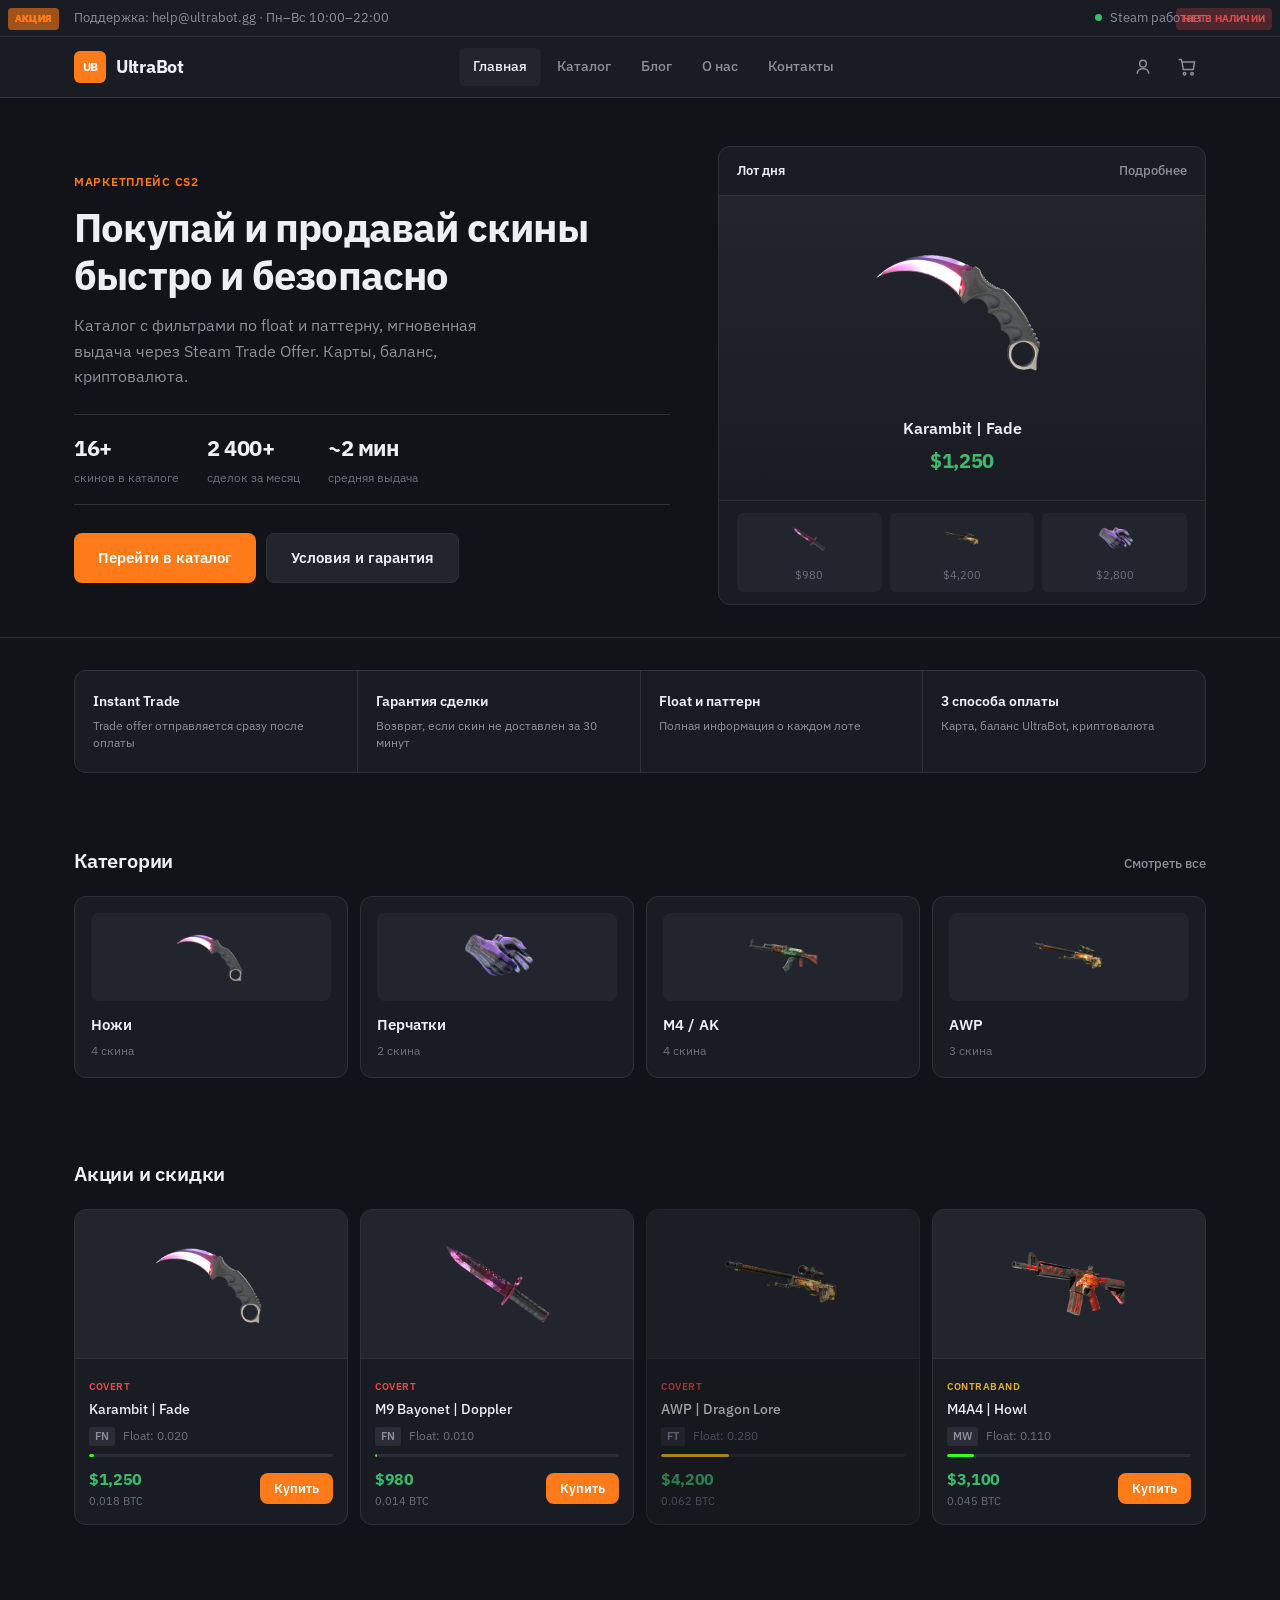
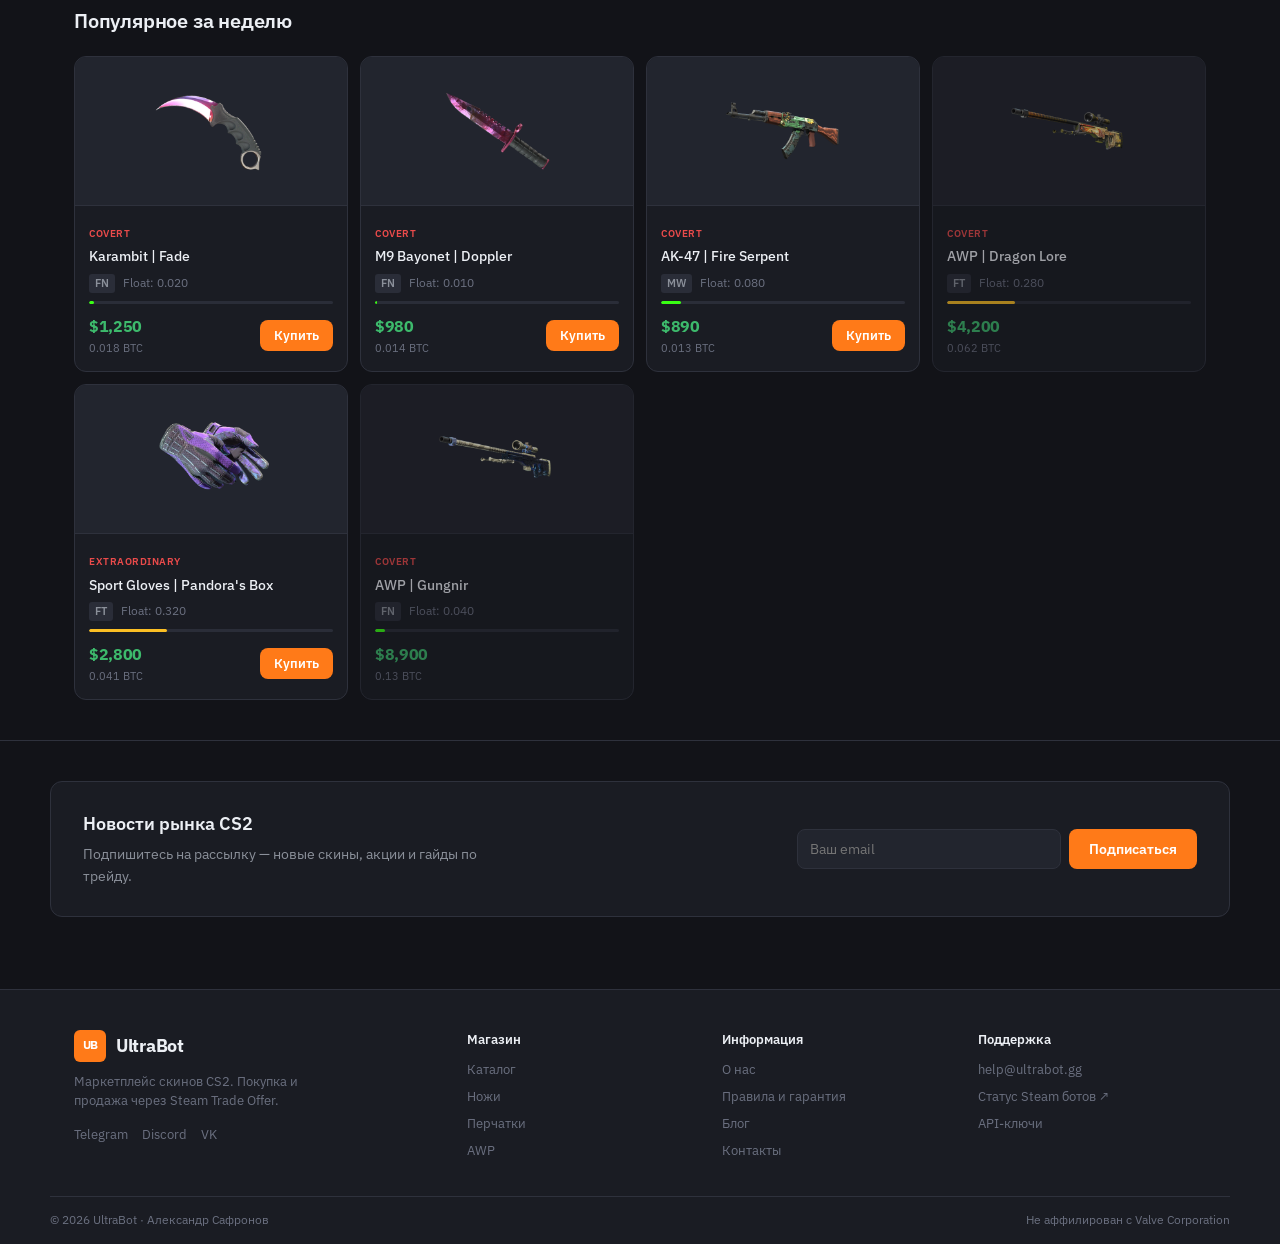
<file: index.html>
<!DOCTYPE html>
<html lang="ru">
<head>
  <meta charset="UTF-8">
  <meta name="viewport" content="width=device-width, initial-scale=1.0">
  <title>UltraBot — маркетплейс скинов CS2</title>
  <link rel="stylesheet" href="css/style.css">
</head>
<body>
  <div id="site-header"></div>

  <section class="hero">
    <div class="container hero-grid">
      <div>
        <span class="hero-label">Маркетплейс CS2</span>
        <h1>Покупай и продавай скины быстро и безопасно</h1>
        <p>Каталог с фильтрами по float и паттерну, мгновенная выдача через Steam Trade Offer. Карты, баланс, криптовалюта.</p>
        <div class="hero-stats">
          <div class="hero-stat"><strong>16+</strong><span>скинов в каталоге</span></div>
          <div class="hero-stat"><strong>2 400+</strong><span>сделок за месяц</span></div>
          <div class="hero-stat"><strong>~2 мин</strong><span>средняя выдача</span></div>
        </div>
        <div class="hero-actions">
          <a href="catalog.html" class="btn btn-buy btn-lg">Перейти в каталог</a>
          <a href="rules.html" class="btn btn-ghost btn-lg">Условия и гарантия</a>
        </div>
      </div>
      <div class="hero-showcase" id="heroShowcase"></div>
    </div>
  </section>

  <div class="container">
    <div class="trust-strip">
      <div class="trust-item">
        <h4>Instant Trade</h4>
        <p>Trade offer отправляется сразу после оплаты</p>
      </div>
      <div class="trust-item">
        <h4>Гарантия сделки</h4>
        <p>Возврат, если скин не доставлен за 30 минут</p>
      </div>
      <div class="trust-item">
        <h4>Float и паттерн</h4>
        <p>Полная информация о каждом лоте</p>
      </div>
      <div class="trust-item">
        <h4>3 способа оплаты</h4>
        <p>Карта, баланс UltraBot, криптовалюта</p>
      </div>
    </div>
  </div>

  <section>
    <div class="container">
      <div class="section-header">
        <h2>Категории</h2>
        <a href="catalog.html" class="link-arrow">Смотреть все</a>
      </div>
      <div class="categories-grid" id="categories"></div>
    </div>
  </section>

  <section>
    <div class="container">
      <div class="section-header">
        <h2>Акции и скидки</h2>
      </div>
      <div class="skins-grid" id="hotSkins"></div>
    </div>
  </section>

  <section>
    <div class="container">
      <div class="section-header">
        <h2>Популярное за неделю</h2>
      </div>
      <div class="skins-grid" id="topSkins"></div>
    </div>
  </section>

  <section class="subscribe-section">
    <div class="container subscribe-box">
      <div>
        <h2>Новости рынка CS2</h2>
        <p>Подпишитесь на рассылку — новые скины, акции и гайды по трейду.</p>
      </div>
      <form class="subscribe-form" id="subscribeForm" novalidate>
        <input type="email" name="email" placeholder="Ваш email" required>
        <button type="submit" class="btn btn-buy">Подписаться</button>
      </form>
    </div>
  </section>

  <div id="site-footer"></div>
  <script src="js/data.js"></script>
  <script src="js/main.js"></script>
  <script src="js/forms.js"></script>
  <script>initLayout("home"); initHome(); initSubscribeForm();</script>
</body>
</html>
</file>
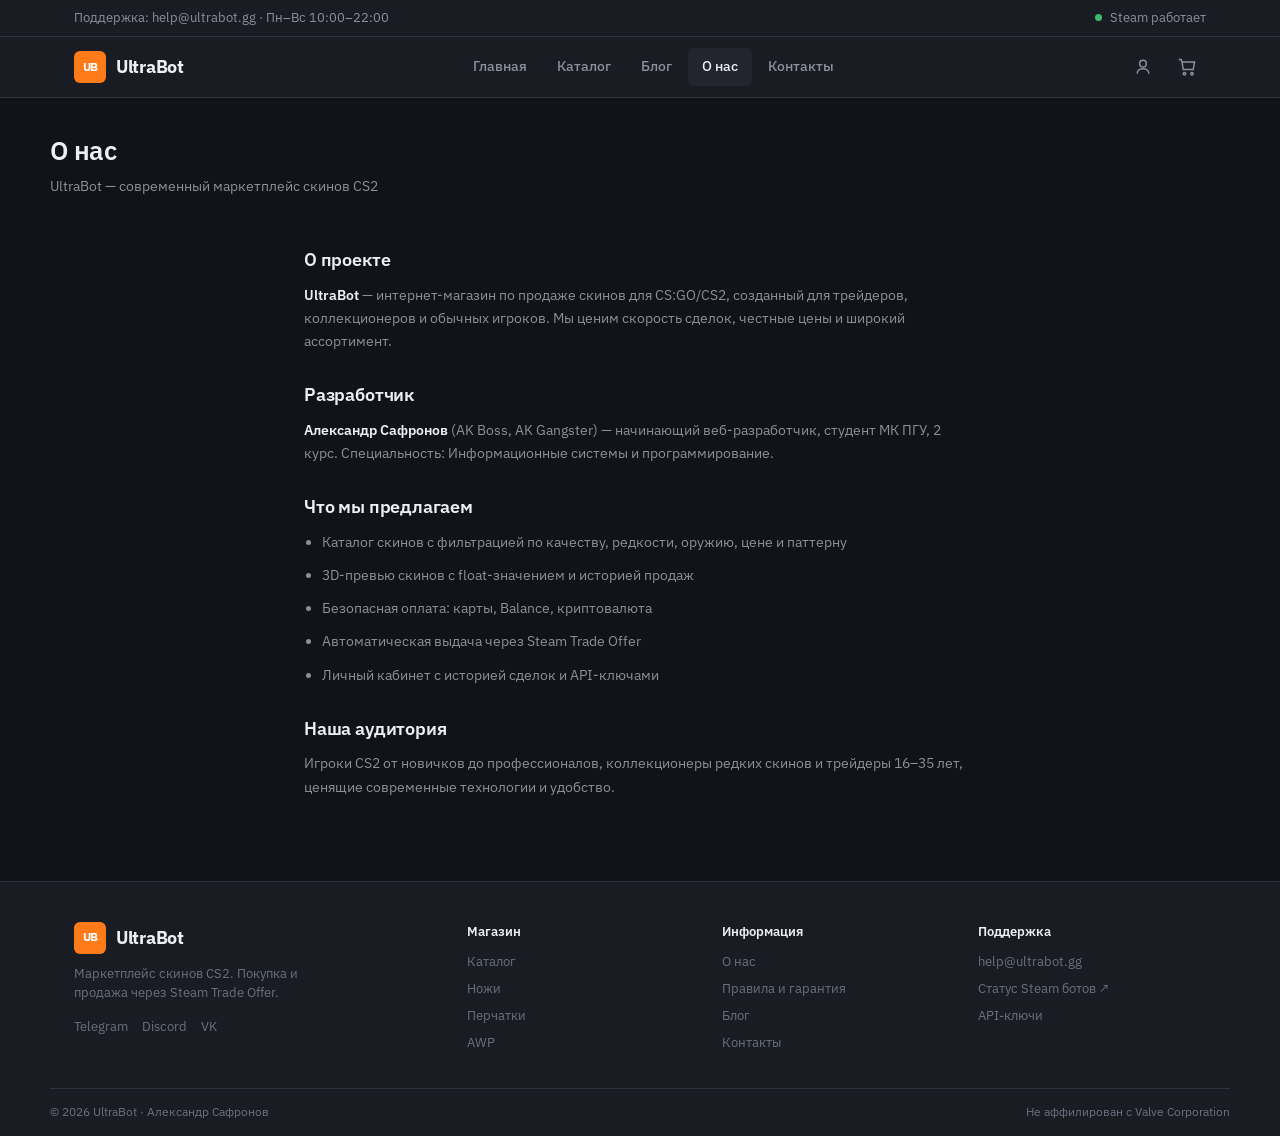
<file: about.html>
<!DOCTYPE html>
<html lang="ru">
<head>
  <meta charset="UTF-8">
  <meta name="viewport" content="width=device-width, initial-scale=1.0">
  <title>О нас | UltraBot</title>
  <link rel="stylesheet" href="css/style.css">
</head>
<body>
  <div id="site-header"></div>

  <div class="container page-header">
    <h1>О нас</h1>
    <p>UltraBot — современный маркетплейс скинов CS2</p>
  </div>

  <div class="container content-page">
    <h2>О проекте</h2>
    <p><strong>UltraBot</strong> — интернет-магазин по продаже скинов для CS:GO/CS2, созданный для трейдеров, коллекционеров и обычных игроков. Мы ценим скорость сделок, честные цены и широкий ассортимент.</p>

    <h2>Разработчик</h2>
    <p><strong>Александр Сафронов</strong> (AK Boss, AK Gangster) — начинающий веб-разработчик, студент МК ПГУ, 2 курс. Специальность: Информационные системы и программирование.</p>

    <h2>Что мы предлагаем</h2>
    <ul>
      <li>Каталог скинов с фильтрацией по качеству, редкости, оружию, цене и паттерну</li>
      <li>3D-превью скинов с float-значением и историей продаж</li>
      <li>Безопасная оплата: карты, Balance, криптовалюта</li>
      <li>Автоматическая выдача через Steam Trade Offer</li>
      <li>Личный кабинет с историей сделок и API-ключами</li>
    </ul>

    <h2>Наша аудитория</h2>
    <p>Игроки CS2 от новичков до профессионалов, коллекционеры редких скинов и трейдеры 16–35 лет, ценящие современные технологии и удобство.</p>
  </div>

  <div id="site-footer"></div>
  <script src="js/data.js"></script>
  <script src="js/main.js"></script>
  <script>initLayout("about");</script>
</body>
</html>
</file>
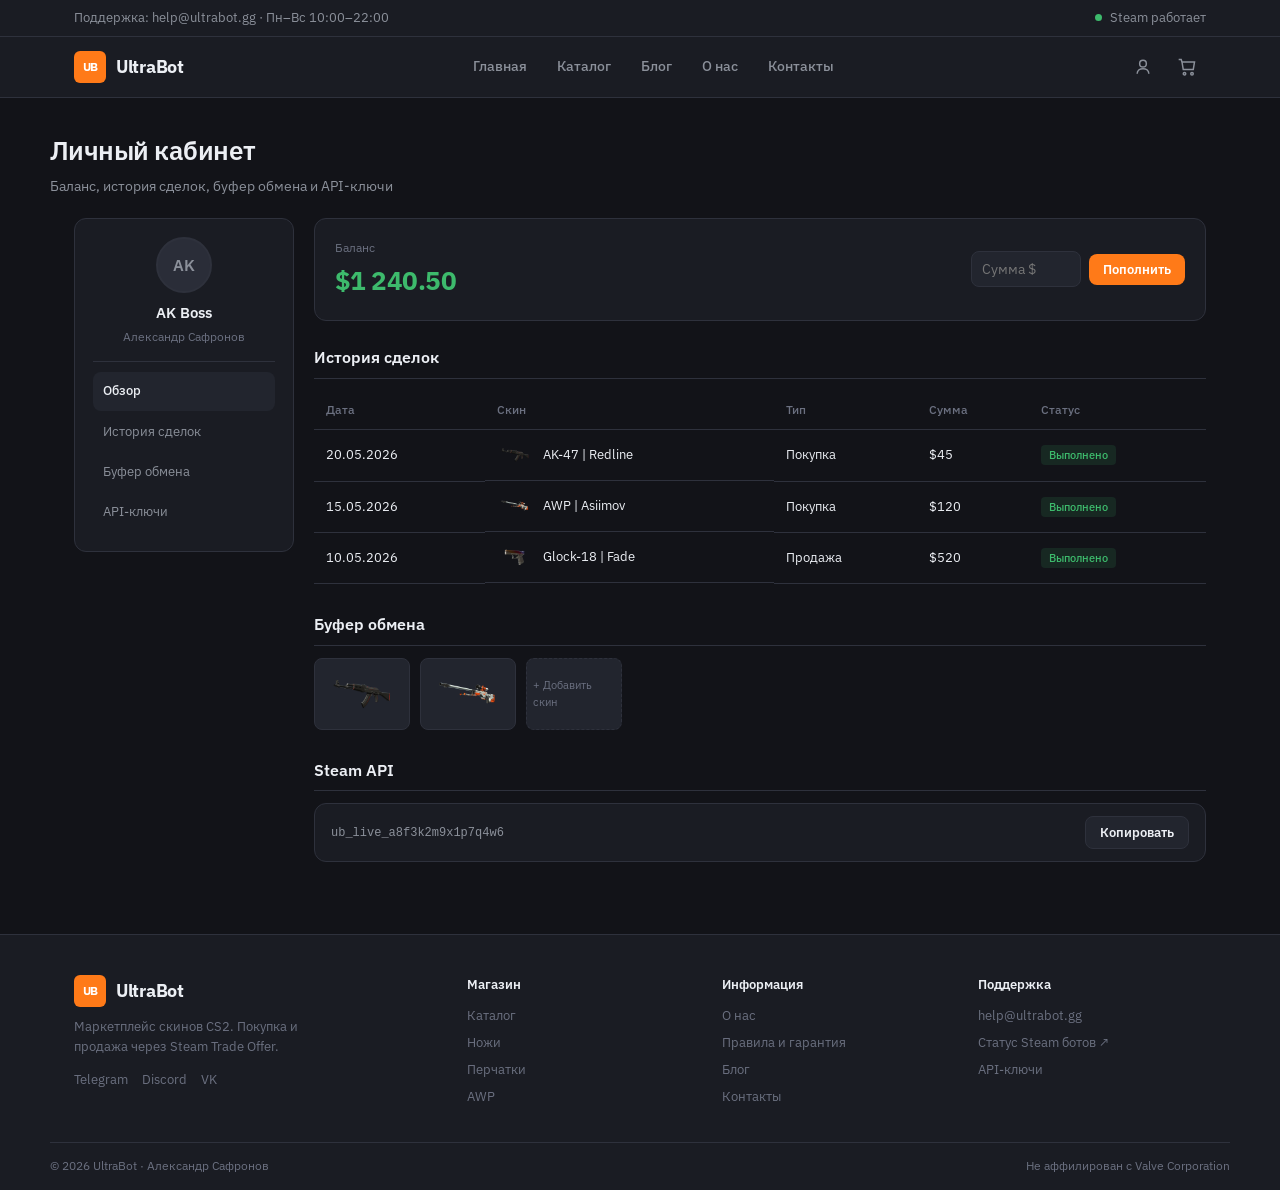
<file: account.html>
<!DOCTYPE html>
<html lang="ru">
<head>
  <meta charset="UTF-8">
  <meta name="viewport" content="width=device-width, initial-scale=1.0">
  <title>Личный кабинет | UltraBot</title>
  <link rel="stylesheet" href="css/style.css">
</head>
<body>
  <div id="site-header"></div>

  <div class="container page-header">
    <h1>Личный кабинет</h1>
    <p>Баланс, история сделок, буфер обмена и API-ключи</p>
  </div>

  <div class="container" id="accountContent"></div>

  <div id="site-footer"></div>
  <script src="js/data.js"></script>
  <script src="js/main.js"></script>
  <script src="js/forms.js"></script>
  <script>initLayout("account"); initAccount();</script>
</body>
</html>
</file>
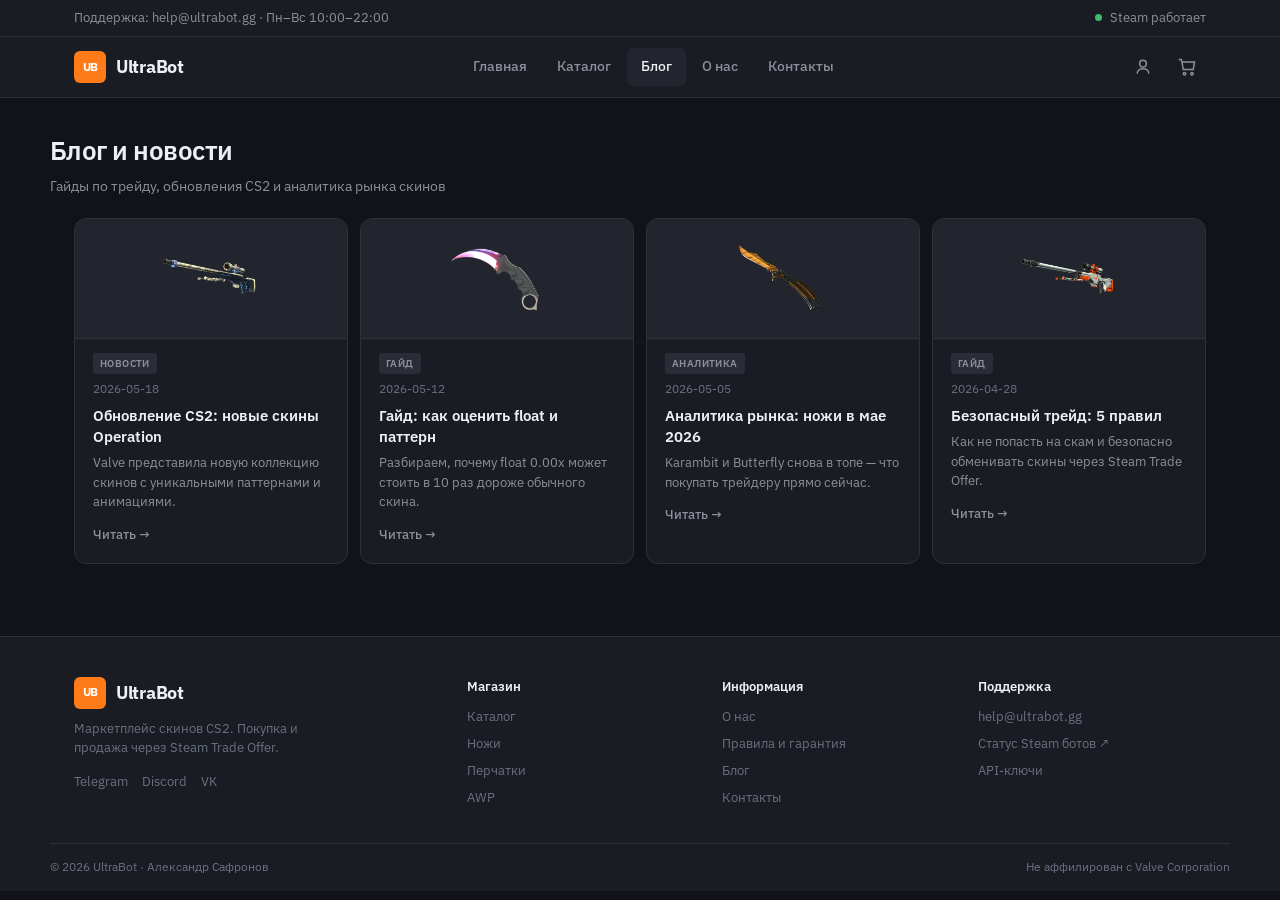
<file: blog.html>
<!DOCTYPE html>
<html lang="ru">
<head>
  <meta charset="UTF-8">
  <meta name="viewport" content="width=device-width, initial-scale=1.0">
  <title>Блог | UltraBot</title>
  <link rel="stylesheet" href="css/style.css">
</head>
<body>
  <div id="site-header"></div>

  <div class="container page-header">
    <h1>Блог и новости</h1>
    <p>Гайды по трейду, обновления CS2 и аналитика рынка скинов</p>
  </div>

  <div class="container blog-grid" id="blogGrid"></div>

  <div id="site-footer"></div>
  <script src="js/data.js"></script>
  <script src="js/main.js"></script>
  <script>initLayout("blog"); initBlog();</script>
</body>
</html>
</file>
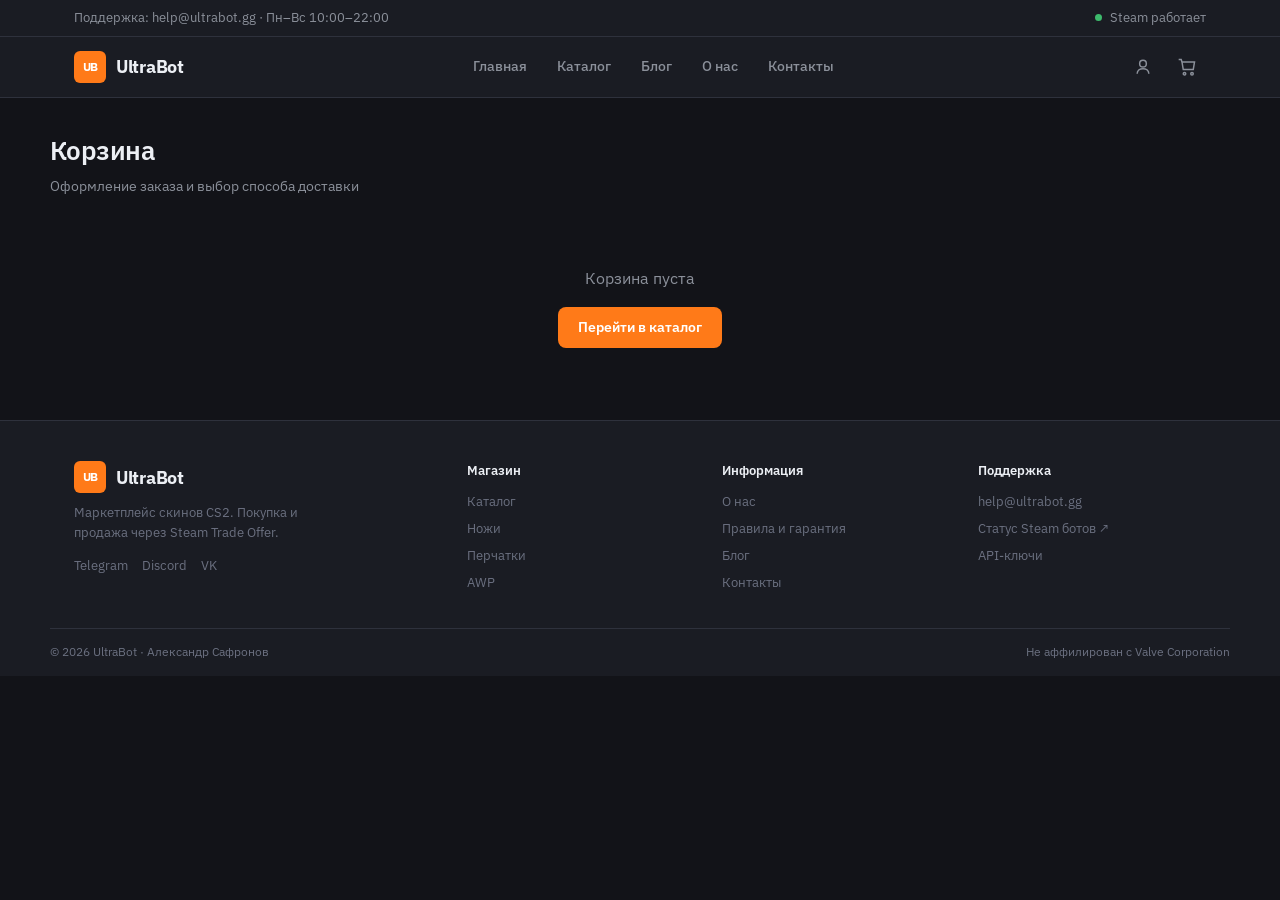
<file: cart.html>
<!DOCTYPE html>
<html lang="ru">
<head>
  <meta charset="UTF-8">
  <meta name="viewport" content="width=device-width, initial-scale=1.0">
  <title>Корзина | UltraBot</title>
  <link rel="stylesheet" href="css/style.css">
</head>
<body>
  <div id="site-header"></div>

  <div class="container page-header">
    <h1>Корзина</h1>
    <p>Оформление заказа и выбор способа доставки</p>
  </div>

  <div class="container" id="cartContent"></div>

  <div id="site-footer"></div>
  <script src="js/data.js"></script>
  <script src="js/main.js"></script>
  <script src="js/forms.js"></script>
  <script>initLayout("cart"); initCart();</script>
</body>
</html>
</file>
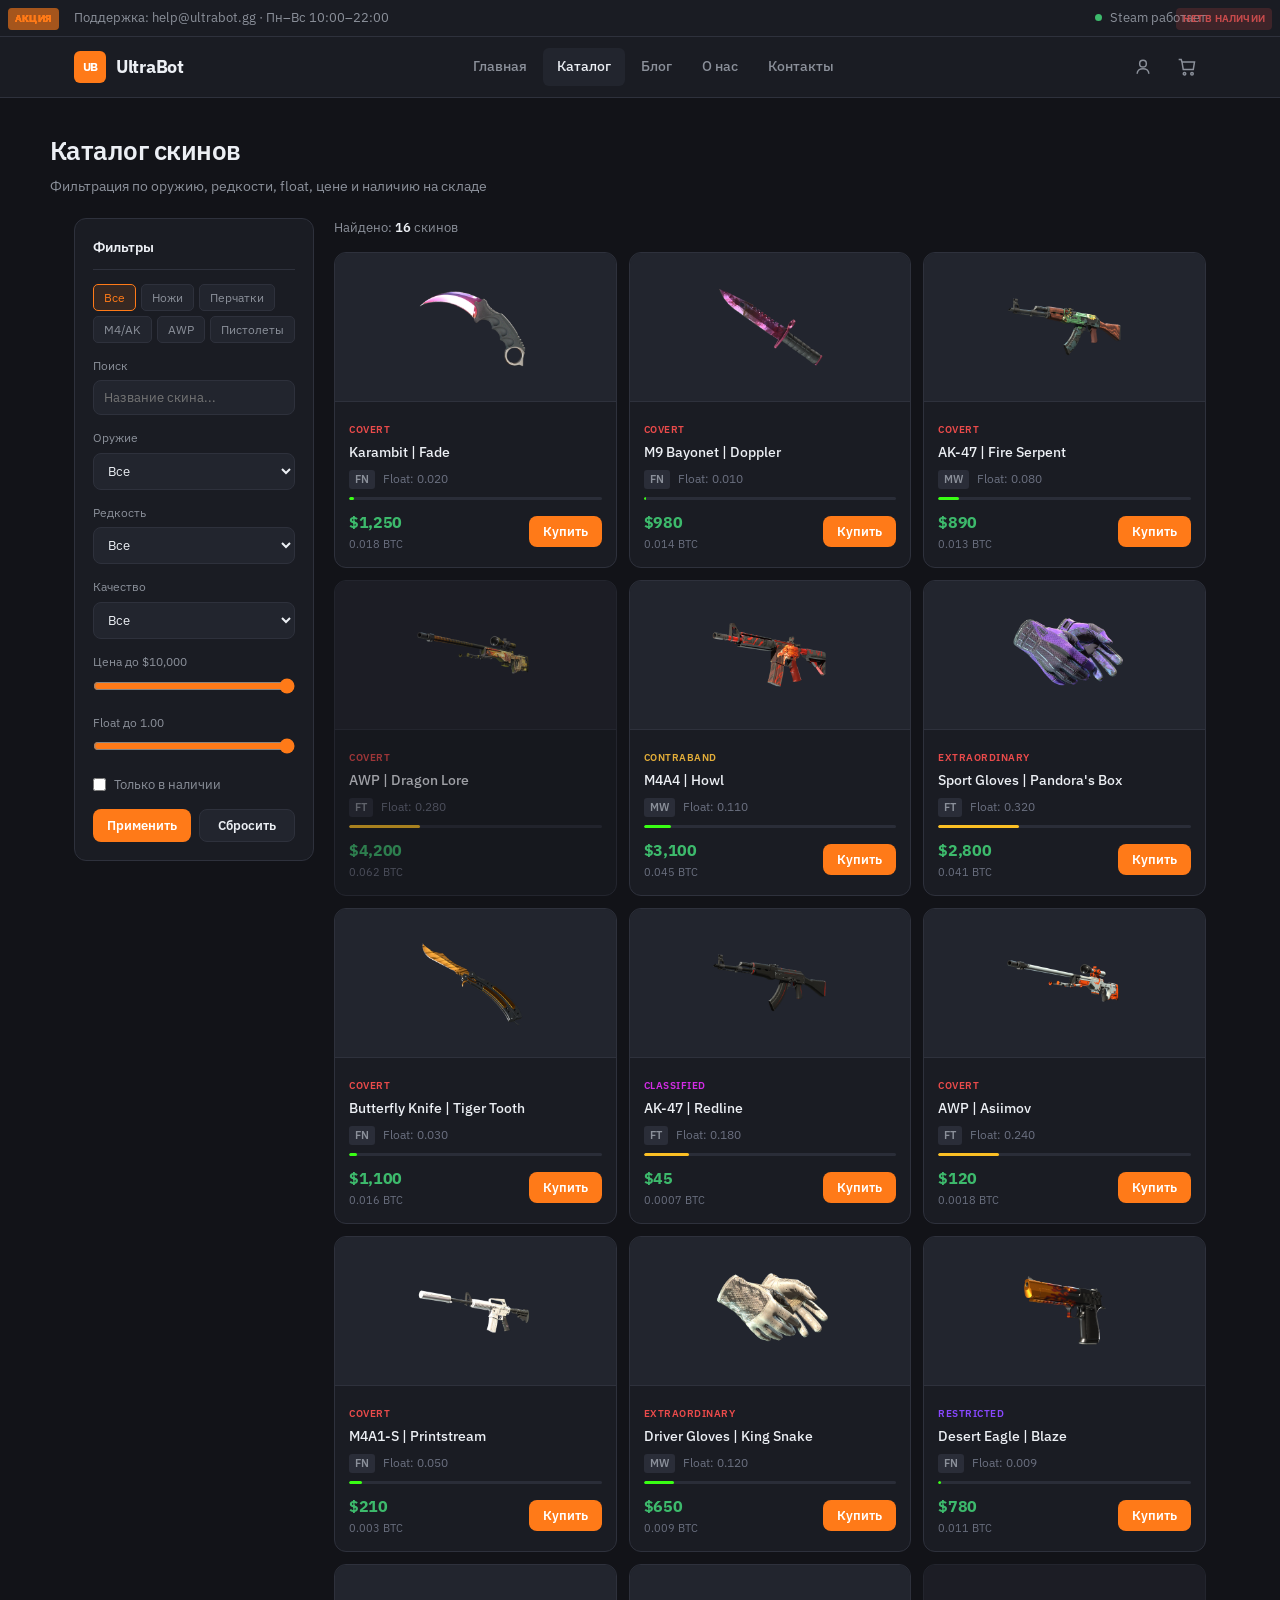
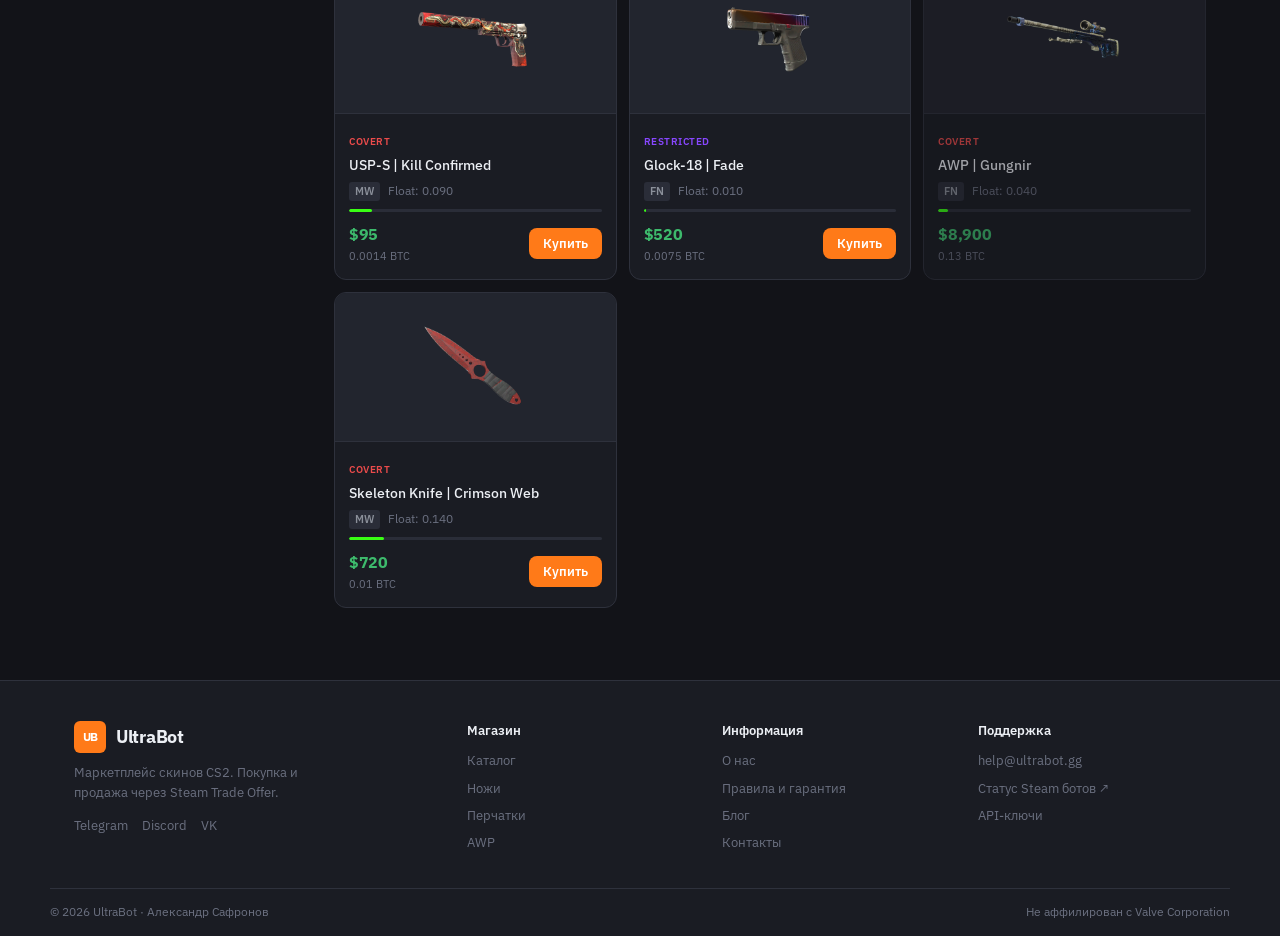
<file: catalog.html>
<!DOCTYPE html>
<html lang="ru">
<head>
  <meta charset="UTF-8">
  <meta name="viewport" content="width=device-width, initial-scale=1.0">
  <title>Каталог скинов | UltraBot</title>
  <link rel="stylesheet" href="css/style.css">
</head>
<body>
  <div id="site-header"></div>

  <div class="container page-header">
    <h1>Каталог скинов</h1>
    <p>Фильтрация по оружию, редкости, float, цене и наличию на складе</p>
  </div>

  <div class="container catalog-layout">
    <aside class="filters">
      <form id="catalogFilterForm">
      <h3>Фильтры</h3>
      <div class="filter-cats">
        <button type="button" class="cat-filter active" data-cat="">Все</button>
        <button type="button" class="cat-filter" data-cat="knives">Ножи</button>
        <button type="button" class="cat-filter" data-cat="gloves">Перчатки</button>
        <button type="button" class="cat-filter" data-cat="rifles">M4/AK</button>
        <button type="button" class="cat-filter" data-cat="snipers">AWP</button>
        <button type="button" class="cat-filter" data-cat="pistols">Пистолеты</button>
      </div>
      <div class="filter-group">
        <label for="filterSearch">Поиск</label>
        <input type="text" id="filterSearch" name="search" placeholder="Название скина...">
      </div>
      <div class="filter-group">
        <label>Оружие</label>
        <select id="filterWeapon">
          <option value="">Все</option>
          <option>Karambit</option>
          <option>M9 Bayonet</option>
          <option>Butterfly</option>
          <option>Skeleton</option>
          <option>AK-47</option>
          <option>M4A4</option>
          <option>M4A1-S</option>
          <option>AWP</option>
          <option>Desert Eagle</option>
          <option>USP-S</option>
          <option>Glock-18</option>
          <option>Перчатки</option>
        </select>
      </div>
      <div class="filter-group">
        <label>Редкость</label>
        <select id="filterRarity">
          <option value="">Все</option>
          <option>Contraband</option>
          <option>Covert</option>
          <option>Extraordinary</option>
          <option>Classified</option>
          <option>Restricted</option>
        </select>
      </div>
      <div class="filter-group">
        <label>Качество</label>
        <select id="filterQuality">
          <option value="">Все</option>
          <option>FN</option>
          <option>MW</option>
          <option>FT</option>
          <option>WW</option>
          <option>BS</option>
        </select>
      </div>
      <div class="filter-group">
        <label>Цена <span id="priceLabel">до $10 000</span></label>
        <input type="range" id="filterPrice" min="50" max="10000" step="50" value="10000">
      </div>
      <div class="filter-group">
        <label>Float <span id="floatLabel">до 1.00</span></label>
        <input type="range" id="filterFloat" min="0" max="1" step="0.01" value="1">
      </div>
      <label class="filter-check">
        <input type="checkbox" id="filterStock" name="inStock"> Только в наличии
      </label>
      <div class="filter-actions">
        <button type="submit" class="btn btn-buy btn-sm">Применить</button>
        <button type="reset" class="btn btn-ghost btn-sm">Сбросить</button>
      </div>
      </form>
    </aside>

    <div>
      <div class="catalog-toolbar">
        <span>Найдено: <strong id="resultsCount">0</strong> скинов</span>
      </div>
      <div class="skins-grid" id="catalogGrid"></div>
    </div>
  </div>

  <div id="site-footer"></div>
  <script src="js/data.js"></script>
  <script src="js/main.js"></script>
  <script src="js/forms.js"></script>
  <script>initLayout("catalog"); initCatalog();</script>
</body>
</html>
</file>
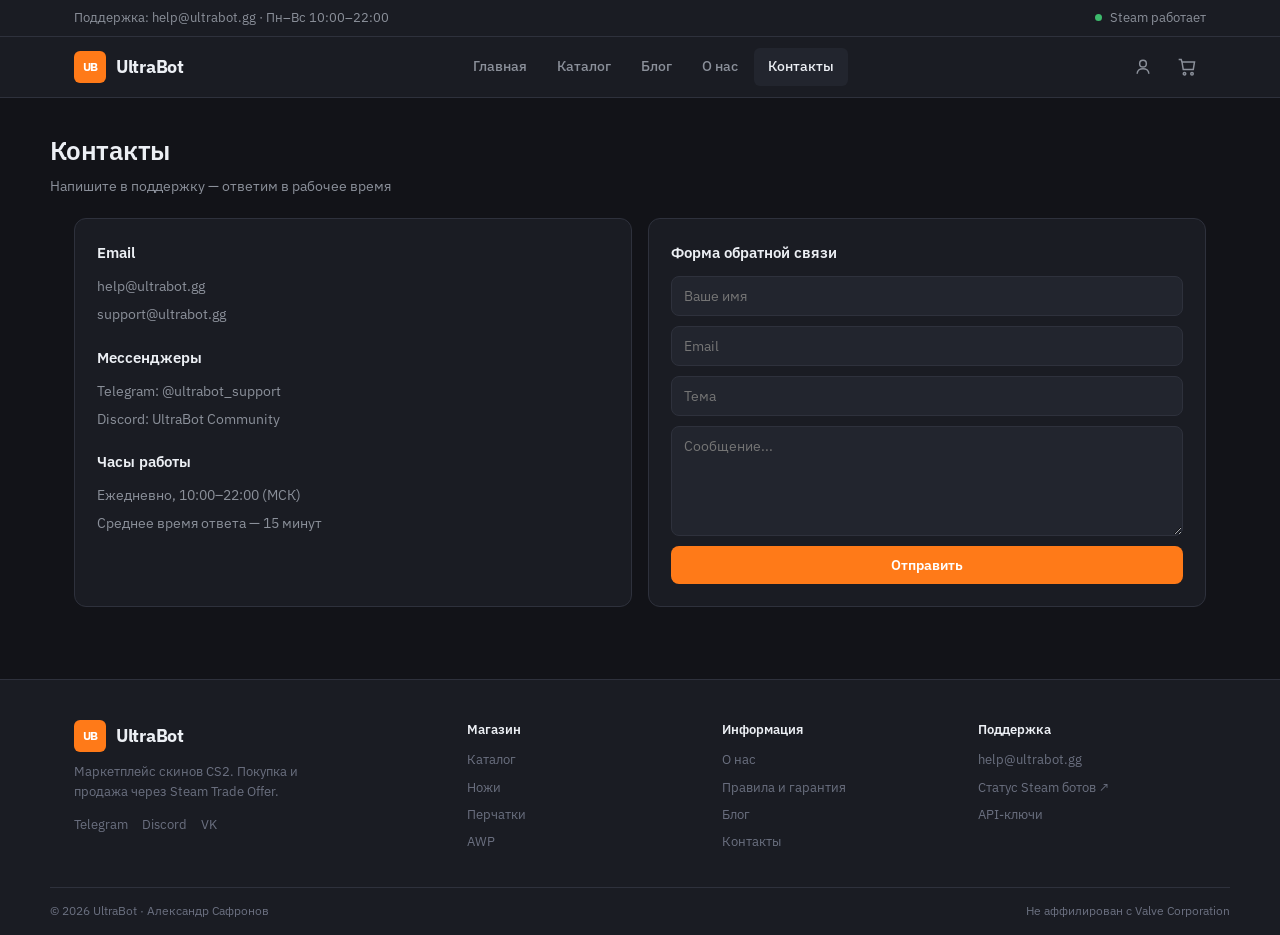
<file: contacts.html>
<!DOCTYPE html>
<html lang="ru">
<head>
  <meta charset="UTF-8">
  <meta name="viewport" content="width=device-width, initial-scale=1.0">
  <title>Контакты | UltraBot</title>
  <link rel="stylesheet" href="css/style.css">
</head>
<body>
  <div id="site-header"></div>

  <div class="container page-header">
    <h1>Контакты</h1>
    <p>Напишите в поддержку — ответим в рабочее время</p>
  </div>

  <div class="container contact-grid">
    <div class="contact-card">
      <h3>Email</h3>
      <p>help@ultrabot.gg</p>
      <p>support@ultrabot.gg</p>

      <h3 style="margin-top:20px">Мессенджеры</h3>
      <p>Telegram: @ultrabot_support</p>
      <p>Discord: UltraBot Community</p>

      <h3 style="margin-top:20px">Часы работы</h3>
      <p>Ежедневно, 10:00–22:00 (МСК)</p>
      <p>Среднее время ответа — 15 минут</p>
    </div>

    <div class="contact-card">
      <h3>Форма обратной связи</h3>
      <form class="contact-form" id="contactForm" novalidate>
        <input type="text" name="name" placeholder="Ваше имя" required minlength="2">
        <input type="email" name="email" placeholder="Email" required>
        <input type="text" name="subject" placeholder="Тема">
        <textarea name="message" placeholder="Сообщение..." required minlength="10"></textarea>
        <button type="submit" class="btn btn-buy">Отправить</button>
      </form>
    </div>
  </div>

  <div id="site-footer"></div>
  <script src="js/data.js"></script>
  <script src="js/main.js"></script>
  <script src="js/forms.js"></script>
  <script>initLayout("contacts"); initContactForm();</script>
</body>
</html>
</file>
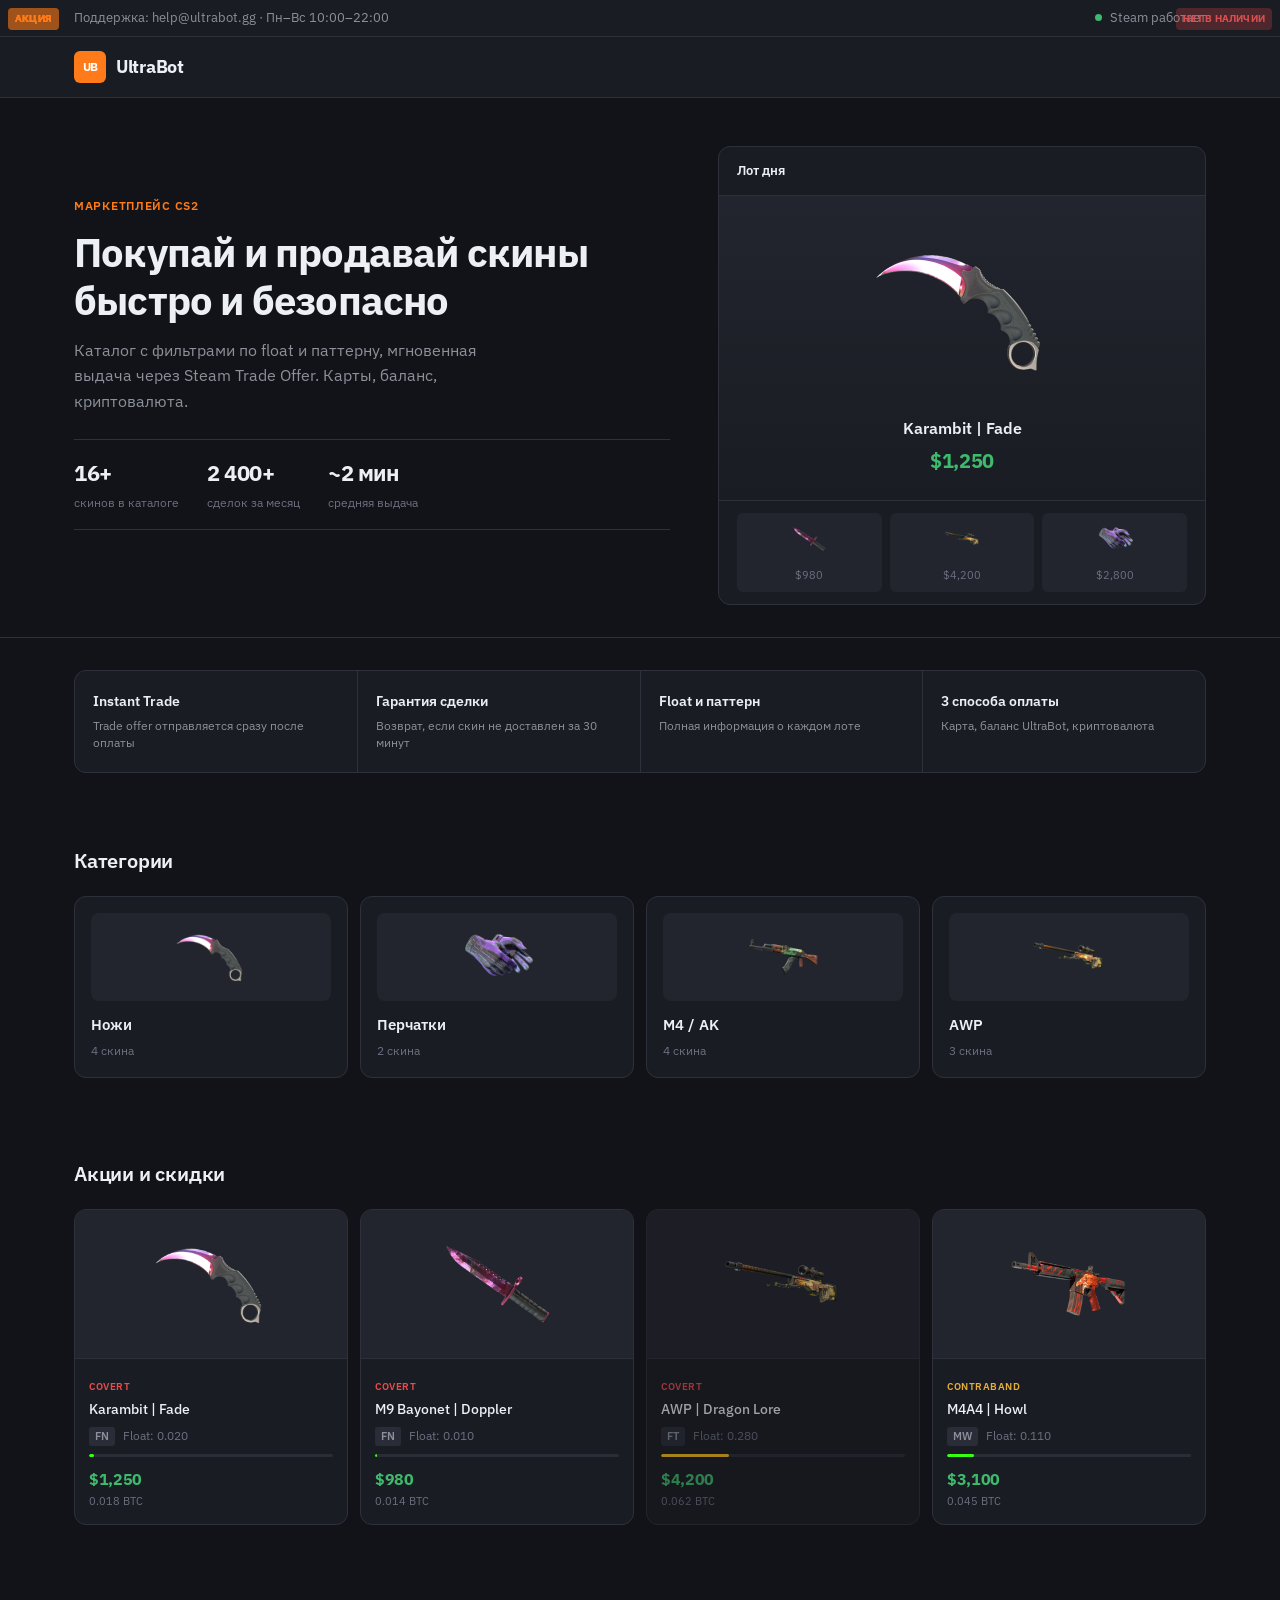
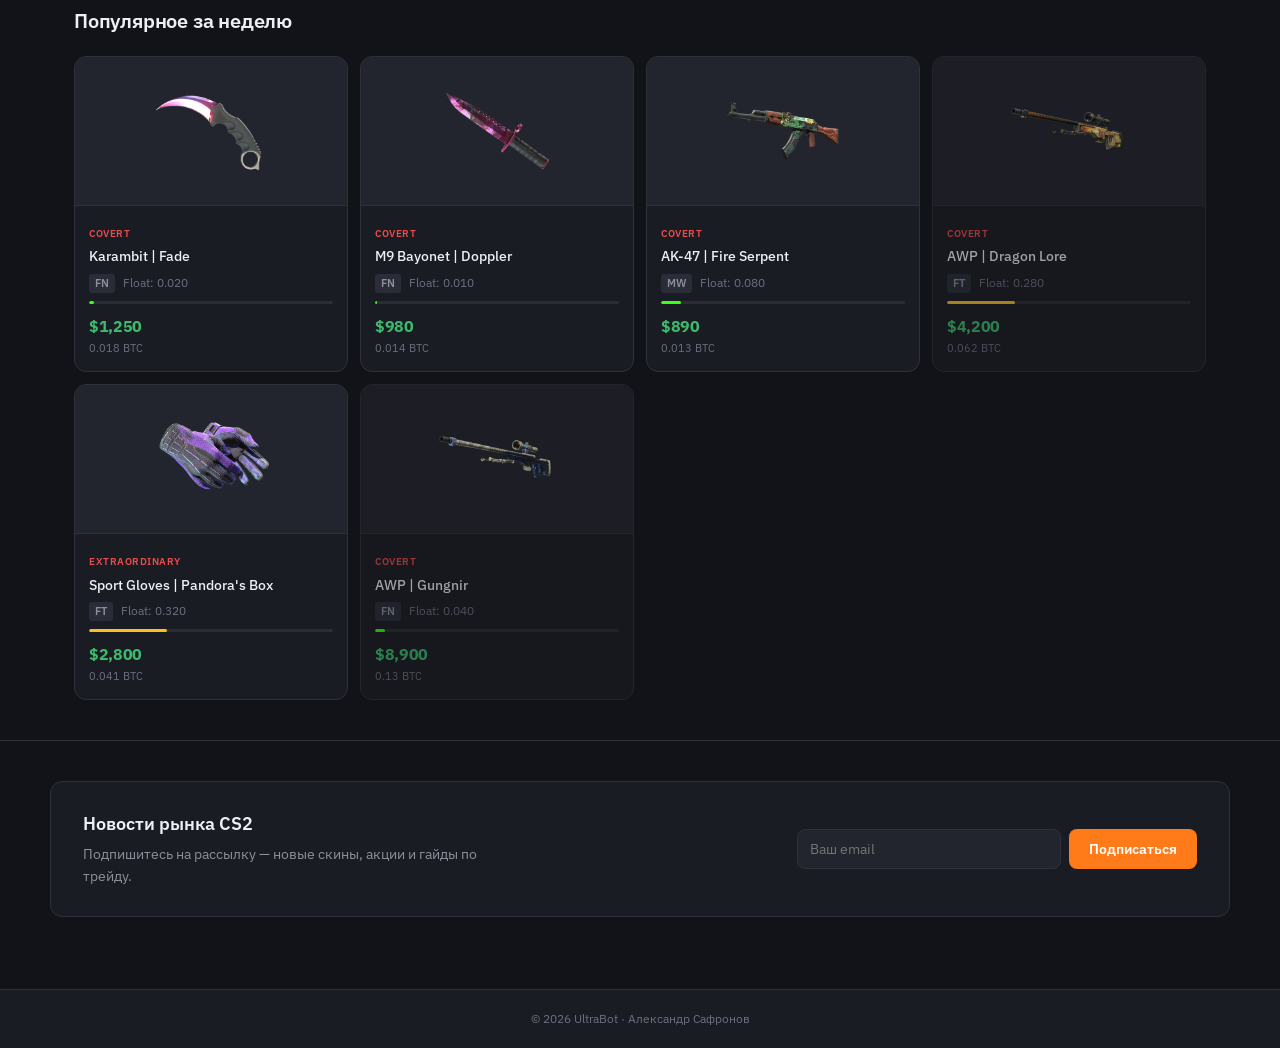
<file: landing.html>
<!DOCTYPE html>
<html lang="ru">
<head>
  <meta charset="UTF-8">
  <meta name="viewport" content="width=device-width, initial-scale=1.0">
  <title>UltraBot — маркетплейс скинов CS2</title>
  <link rel="stylesheet" href="css/style.css">
  <style>
    .landing-header .header-inner { justify-content: flex-start; }
    .landing-card { pointer-events: none; }
    .landing-card .skin-price-row .btn { display: none; }
    .landing-card h3 a, .category-card { pointer-events: none; cursor: default; }
    .category-card:hover { transform: none; border-color: var(--border); }
    .skin-card:hover { transform: none; }
    .hero-showcase-head .link-arrow { display: none; }
    .hero-mini { pointer-events: none; cursor: default; }
    .hero-actions { display: none; }
    .section-header .link-arrow { display: none; }
    .landing-footer {
      background: var(--bg2); border-top: 1px solid var(--border);
      padding: 20px 0; margin-top: 24px; text-align: center;
      font-size: 12px; color: var(--muted2);
    }
  </style>
</head>
<body>

  <div class="topbar">
    <div class="container topbar-inner">
      <span>Поддержка: help@ultrabot.gg · Пн–Вс 10:00–22:00</span>
      <div class="topbar-status">
        <span class="status-dot"></span>
        <span>Steam работает</span>
      </div>
    </div>
  </div>

  <header class="header landing-header">
    <div class="container header-inner">
      <div class="logo">
        <span class="logo-mark">UB</span>
        <span class="logo-text">UltraBot</span>
      </div>
    </div>
  </header>

  <section class="hero">
    <div class="container hero-grid">
      <div>
        <span class="hero-label">Маркетплейс CS2</span>
        <h1>Покупай и продавай скины быстро и безопасно</h1>
        <p>Каталог с фильтрами по float и паттерну, мгновенная выдача через Steam Trade Offer. Карты, баланс, криптовалюта.</p>
        <div class="hero-stats">
          <div class="hero-stat"><strong>16+</strong><span>скинов в каталоге</span></div>
          <div class="hero-stat"><strong>2 400+</strong><span>сделок за месяц</span></div>
          <div class="hero-stat"><strong>~2 мин</strong><span>средняя выдача</span></div>
        </div>
      </div>
      <div class="hero-showcase" id="heroShowcase"></div>
    </div>
  </section>

  <div class="container">
    <div class="trust-strip">
      <div class="trust-item">
        <h4>Instant Trade</h4>
        <p>Trade offer отправляется сразу после оплаты</p>
      </div>
      <div class="trust-item">
        <h4>Гарантия сделки</h4>
        <p>Возврат, если скин не доставлен за 30 минут</p>
      </div>
      <div class="trust-item">
        <h4>Float и паттерн</h4>
        <p>Полная информация о каждом лоте</p>
      </div>
      <div class="trust-item">
        <h4>3 способа оплаты</h4>
        <p>Карта, баланс UltraBot, криптовалюта</p>
      </div>
    </div>
  </div>

  <section>
    <div class="container">
      <div class="section-header">
        <h2>Категории</h2>
      </div>
      <div class="categories-grid" id="categories"></div>
    </div>
  </section>

  <section>
    <div class="container">
      <div class="section-header">
        <h2>Акции и скидки</h2>
      </div>
      <div class="skins-grid" id="hotSkins"></div>
    </div>
  </section>

  <section>
    <div class="container">
      <div class="section-header">
        <h2>Популярное за неделю</h2>
      </div>
      <div class="skins-grid" id="topSkins"></div>
    </div>
  </section>

  <section class="subscribe-section">
    <div class="container subscribe-box">
      <div>
        <h2>Новости рынка CS2</h2>
        <p>Подпишитесь на рассылку — новые скины, акции и гайды по трейду.</p>
      </div>
      <form class="subscribe-form" id="subscribeForm" novalidate>
        <input type="email" name="email" placeholder="Ваш email" required>
        <button type="submit" class="btn btn-buy">Подписаться</button>
      </form>
    </div>
  </section>

  <footer class="landing-footer">
    <div class="container">© 2026 UltraBot · Александр Сафронов</div>
  </footer>

  <script src="js/data.js"></script>
  <script src="js/forms.js"></script>
  <script src="js/landing.js"></script>
</body>
</html>
</file>
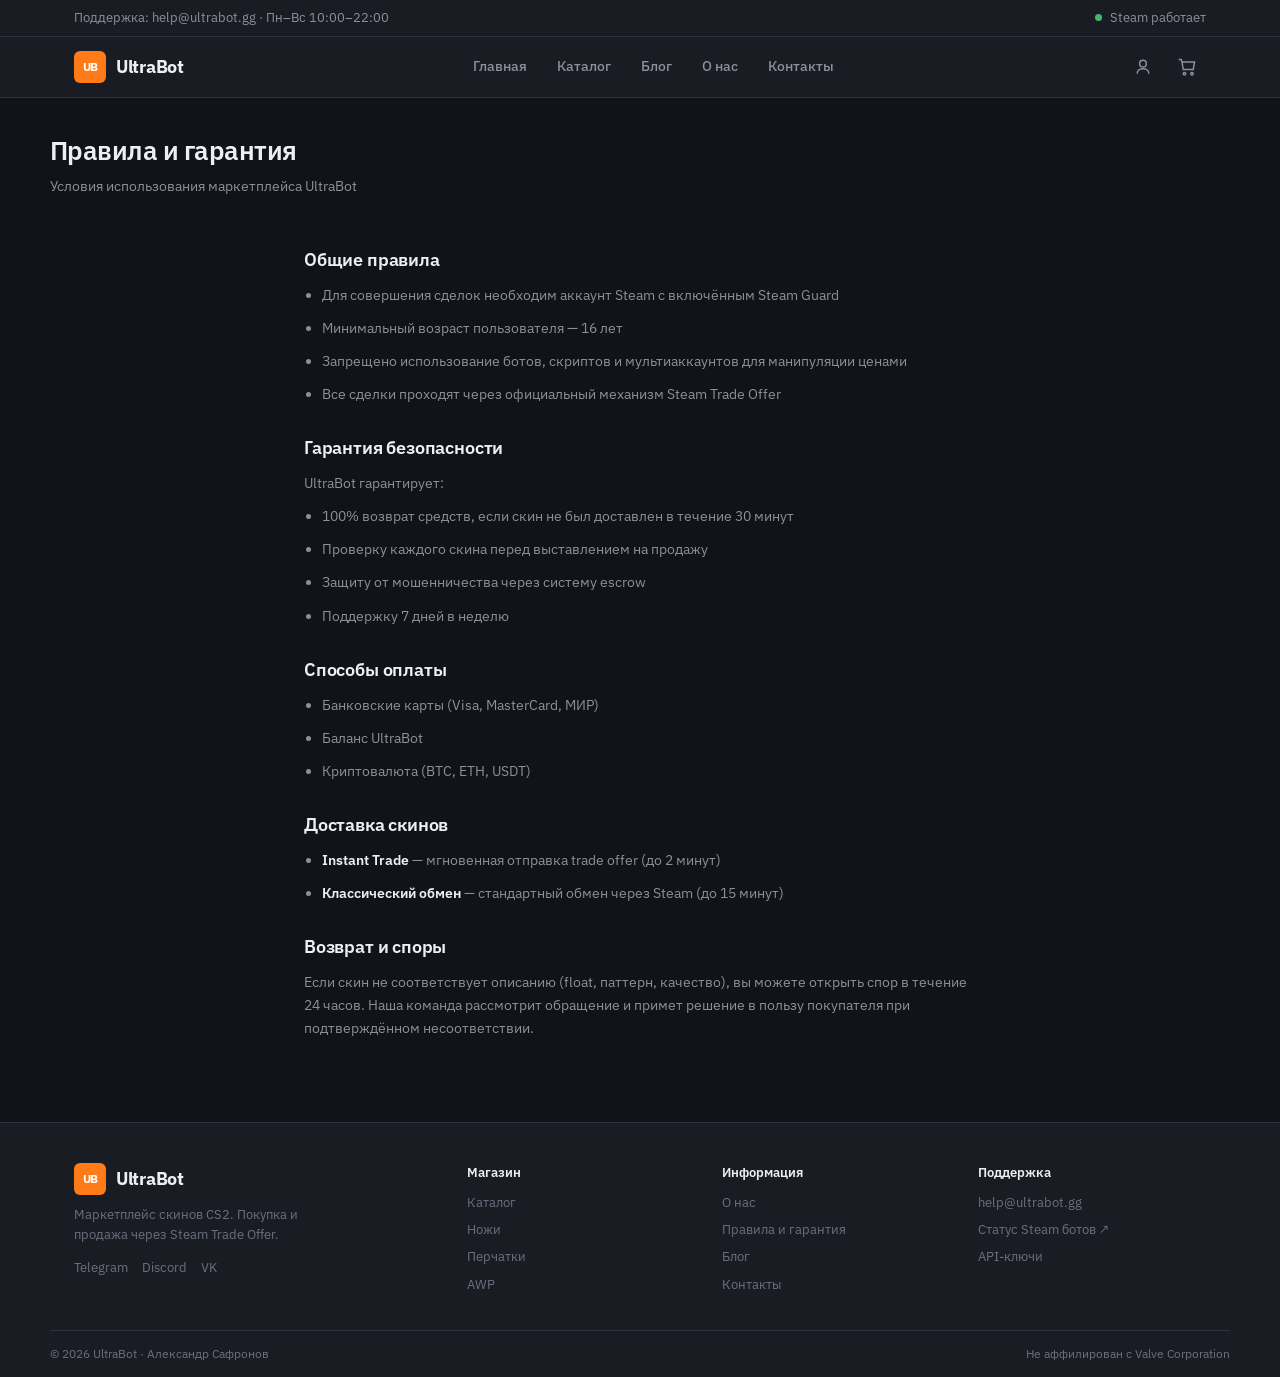
<file: rules.html>
<!DOCTYPE html>
<html lang="ru">
<head>
  <meta charset="UTF-8">
  <meta name="viewport" content="width=device-width, initial-scale=1.0">
  <title>Правила и гарантия | UltraBot</title>
  <link rel="stylesheet" href="css/style.css">
</head>
<body>
  <div id="site-header"></div>

  <div class="container page-header">
    <h1>Правила и гарантия</h1>
    <p>Условия использования маркетплейса UltraBot</p>
  </div>

  <div class="container content-page">
    <h2>Общие правила</h2>
    <ul>
      <li>Для совершения сделок необходим аккаунт Steam с включённым Steam Guard</li>
      <li>Минимальный возраст пользователя — 16 лет</li>
      <li>Запрещено использование ботов, скриптов и мультиаккаунтов для манипуляции ценами</li>
      <li>Все сделки проходят через официальный механизм Steam Trade Offer</li>
    </ul>

    <h2>Гарантия безопасности</h2>
    <p>UltraBot гарантирует:</p>
    <ul>
      <li>100% возврат средств, если скин не был доставлен в течение 30 минут</li>
      <li>Проверку каждого скина перед выставлением на продажу</li>
      <li>Защиту от мошенничества через систему escrow</li>
      <li>Поддержку 7 дней в неделю</li>
    </ul>

    <h2>Способы оплаты</h2>
    <ul>
      <li>Банковские карты (Visa, MasterCard, МИР)</li>
      <li>Баланс UltraBot</li>
      <li>Криптовалюта (BTC, ETH, USDT)</li>
    </ul>

    <h2>Доставка скинов</h2>
    <ul>
      <li><strong>Instant Trade</strong> — мгновенная отправка trade offer (до 2 минут)</li>
      <li><strong>Классический обмен</strong> — стандартный обмен через Steam (до 15 минут)</li>
    </ul>

    <h2>Возврат и споры</h2>
    <p>Если скин не соответствует описанию (float, паттерн, качество), вы можете открыть спор в течение 24 часов. Наша команда рассмотрит обращение и примет решение в пользу покупателя при подтверждённом несоответствии.</p>
  </div>

  <div id="site-footer"></div>
  <script src="js/data.js"></script>
  <script src="js/main.js"></script>
  <script>initLayout("rules");</script>
</body>
</html>
</file>
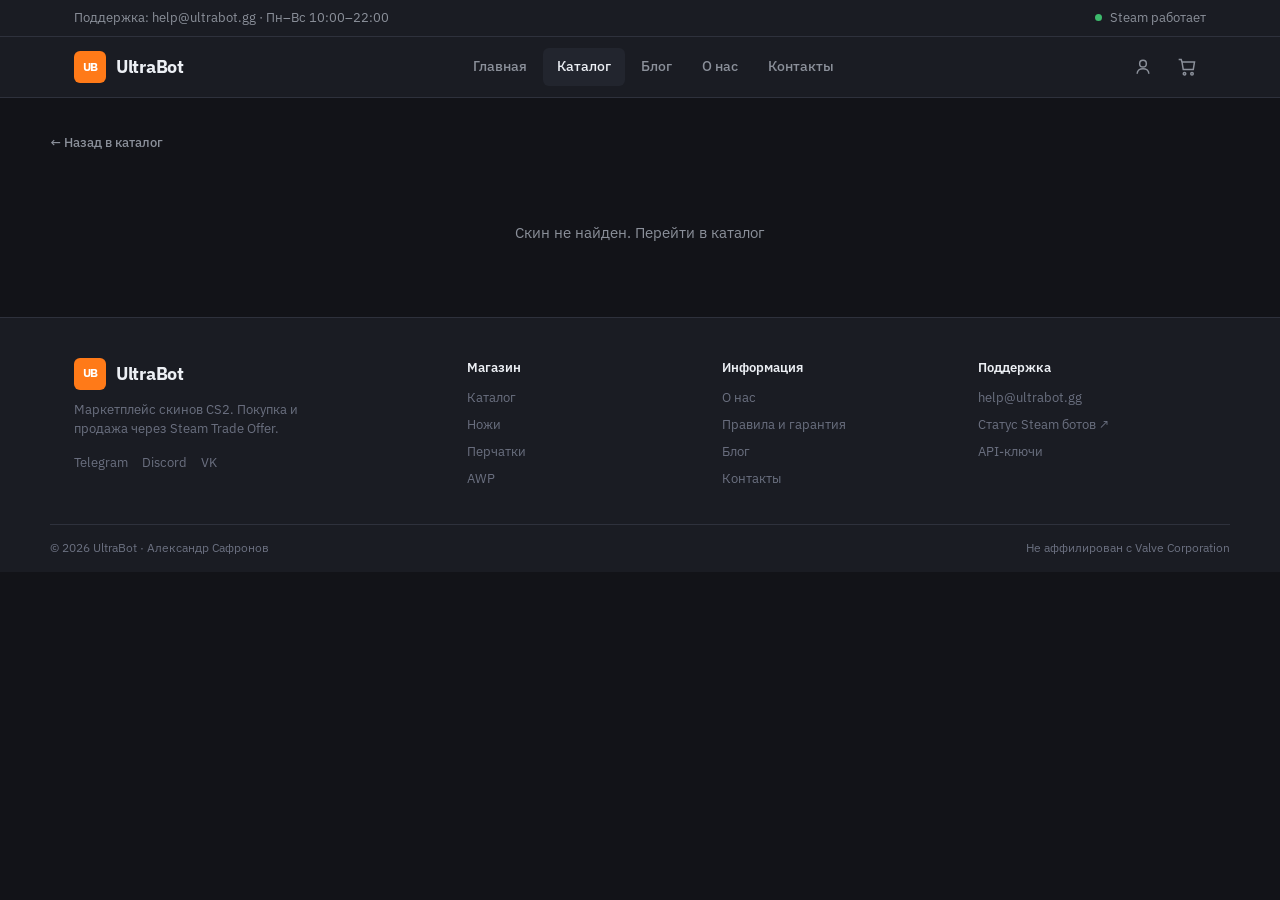
<file: skin.html>
<!DOCTYPE html>
<html lang="ru">
<head>
  <meta charset="UTF-8">
  <meta name="viewport" content="width=device-width, initial-scale=1.0">
  <title>Карточка скина | UltraBot</title>
  <link rel="stylesheet" href="css/style.css">
</head>
<body>
  <div id="site-header"></div>

  <div class="container page-header">
    <a href="catalog.html" class="link-arrow">← Назад в каталог</a>
  </div>

  <div class="container" id="skinDetail"></div>

  <div id="site-footer"></div>
  <script src="js/data.js"></script>
  <script src="js/main.js"></script>
  <script>initLayout("catalog"); initSkinPage();</script>
</body>
</html>
</file>
<file: css/style.css>
@import url("https://fonts.googleapis.com/css2?family=IBM+Plex+Sans:wght@400;500;600;700&display=swap");

:root {
  --bg: #121318;
  --bg2: #1a1c23;
  --bg3: #22252e;
  --bg4: #2a2d38;
  --border: #2e313c;
  --border-light: #3a3d4a;
  --text: #eceff4;
  --muted: #8b909a;
  --muted2: #6b7080;
  --accent: #ff7a18;
  --accent-hover: #ff9142;
  --accent-soft: rgba(255, 122, 24, 0.12);
  --green: #3dba6c;
  --green-soft: rgba(61, 186, 108, 0.12);
  --danger: #e05252;
  --radius: 8px;
  --radius-lg: 12px;
  --font: "IBM Plex Sans", "Segoe UI", system-ui, sans-serif;
  --shadow: 0 1px 2px rgba(0, 0, 0, 0.25);
  --shadow-md: 0 4px 16px rgba(0, 0, 0, 0.35);
}

*, *::before, *::after { box-sizing: border-box; margin: 0; padding: 0; }

html { scroll-behavior: smooth; }

body {
  font-family: var(--font);
  background: var(--bg);
  color: var(--text);
  min-height: 100vh;
  line-height: 1.55;
  font-size: 15px;
  -webkit-font-smoothing: antialiased;
}

a { color: inherit; text-decoration: none; transition: color 0.15s, border-color 0.15s, background 0.15s; }
a:hover { color: var(--accent); }

.container { max-width: 1180px; margin: 0 auto; padding: 0 24px; }

/* Top bar */
.topbar {
  background: var(--bg2);
  border-bottom: 1px solid var(--border);
  font-size: 13px;
  color: var(--muted);
}
.topbar-inner {
  display: flex; align-items: center; justify-content: space-between;
  height: 36px; gap: 16px;
}
.topbar a { color: var(--muted); }
.topbar a:hover { color: var(--text); }
.topbar-status { display: flex; align-items: center; gap: 8px; }
.status-dot {
  width: 7px; height: 7px; border-radius: 50%; background: var(--green);
}

/* Header */
.header {
  position: sticky; top: 0; z-index: 100;
  background: var(--bg2);
  border-bottom: 1px solid var(--border);
}

.header-inner {
  display: flex; align-items: center; justify-content: space-between;
  height: 60px; gap: 20px;
}

.logo {
  display: flex; align-items: center; gap: 10px;
  font-size: 18px; font-weight: 700; color: var(--text); flex-shrink: 0;
}
.logo-mark {
  width: 32px; height: 32px; border-radius: 6px;
  background: var(--accent); color: #fff;
  display: flex; align-items: center; justify-content: center;
  font-size: 12px; font-weight: 700; letter-spacing: -0.5px;
}
.logo-text { letter-spacing: -0.3px; }

.nav { display: flex; gap: 2px; }
.nav-link {
  padding: 8px 14px; border-radius: 6px;
  color: var(--muted); font-size: 14px; font-weight: 500;
}
.nav-link:hover { color: var(--text); background: var(--bg3); }
.nav-link.active { color: var(--text); background: var(--bg3); }

.header-actions { display: flex; align-items: center; gap: 6px; }
.btn-icon {
  width: 38px; height: 38px; display: flex; align-items: center; justify-content: center;
  border-radius: 6px; background: transparent; border: none;
  color: var(--muted); position: relative; cursor: pointer;
}
.btn-icon:hover { background: var(--bg3); color: var(--text); }
.btn-icon svg { width: 20px; height: 20px; }

.cart-badge {
  position: absolute; top: 2px; right: 2px;
  background: var(--accent); color: #fff; font-size: 10px; font-weight: 600;
  min-width: 16px; height: 16px; border-radius: 8px; padding: 0 4px;
  display: flex; align-items: center; justify-content: center;
}
.cart-badge[hidden] { display: none; }

.burger {
  display: none; background: none; border: none;
  color: var(--text); font-size: 22px; cursor: pointer; padding: 4px;
}
.mobile-nav {
  display: none; flex-direction: column; padding: 8px 24px 16px;
  border-top: 1px solid var(--border); background: var(--bg2);
}
.mobile-nav a {
  padding: 12px 0; color: var(--muted); font-size: 14px;
  border-bottom: 1px solid var(--border);
}
.mobile-nav.open { display: flex; }

/* Buttons */
.btn {
  display: inline-flex; align-items: center; justify-content: center; gap: 8px;
  padding: 10px 20px; border-radius: var(--radius); border: none;
  font-family: inherit; font-size: 14px; font-weight: 600; cursor: pointer;
  transition: background 0.15s, opacity 0.15s;
}
.btn-buy { background: var(--accent); color: #fff; }
.btn-buy:hover { background: var(--accent-hover); }
.btn-ghost {
  background: var(--bg3); color: var(--text);
  border: 1px solid var(--border);
}
.btn-ghost:hover { border-color: var(--border-light); background: var(--bg4); }
.btn-sm { padding: 7px 14px; font-size: 13px; }
.btn-lg { padding: 12px 24px; font-size: 15px; }
.btn-full { width: 100%; }
.btn:disabled { opacity: 0.45; cursor: not-allowed; }

/* Hero */
.hero { padding: 48px 0 32px; border-bottom: 1px solid var(--border); }
.hero-grid {
  display: grid; grid-template-columns: 1.1fr 0.9fr; gap: 48px; align-items: center;
}
.hero-label {
  display: inline-block; font-size: 12px; font-weight: 600;
  text-transform: uppercase; letter-spacing: 0.06em;
  color: var(--accent); margin-bottom: 12px;
}
.hero h1 {
  font-size: clamp(28px, 4vw, 40px); font-weight: 700;
  line-height: 1.2; letter-spacing: -0.02em; margin-bottom: 14px;
}
.hero p {
  color: var(--muted); font-size: 16px; margin-bottom: 24px;
  max-width: 460px; line-height: 1.6;
}
.hero-stats {
  display: flex; gap: 28px; margin-bottom: 28px; padding: 16px 0;
  border-top: 1px solid var(--border); border-bottom: 1px solid var(--border);
}
.hero-stat strong {
  display: block; font-size: 22px; font-weight: 700;
  color: var(--text); letter-spacing: -0.02em;
}
.hero-stat span { font-size: 12px; color: var(--muted2); }
.hero-actions { display: flex; gap: 10px; flex-wrap: wrap; }

.hero-showcase {
  background: var(--bg2); border: 1px solid var(--border);
  border-radius: var(--radius-lg); overflow: hidden;
}
.hero-showcase-head {
  padding: 14px 18px; border-bottom: 1px solid var(--border);
  display: flex; justify-content: space-between; align-items: center;
  font-size: 13px; color: var(--muted);
}
.hero-showcase-head strong { color: var(--text); font-weight: 600; }
.hero-showcase-body {
  padding: 24px; display: flex; flex-direction: column;
  align-items: center; gap: 16px;
  background: linear-gradient(180deg, var(--bg3) 0%, var(--bg2) 100%);
}
.hero-showcase-body img {
  max-width: 280px; max-height: 180px; object-fit: contain;
}
.hero-showcase-meta { text-align: center; width: 100%; }
.hero-showcase-meta h3 { font-size: 16px; font-weight: 600; margin-bottom: 4px; }
.hero-showcase-meta .price { font-size: 20px; color: var(--green); }
.hero-showcase-foot {
  padding: 12px 18px; border-top: 1px solid var(--border);
  display: grid; grid-template-columns: 1fr 1fr 1fr; gap: 8px;
}
.hero-mini { text-align: center; padding: 8px 4px; border-radius: 6px; background: var(--bg3); color: inherit; }
.hero-mini:hover { background: var(--bg4); }
.hero-mini img { height: 36px; object-fit: contain; margin-bottom: 4px; }
.hero-mini span { display: block; font-size: 11px; color: var(--muted2); }

/* Sections */
section { padding: 40px 0; }
.section-header {
  display: flex; align-items: baseline; justify-content: space-between;
  margin-bottom: 20px; gap: 12px;
}
.section-header h2 { font-size: 20px; font-weight: 600; letter-spacing: -0.01em; }
.link-arrow { font-size: 13px; font-weight: 500; color: var(--muted); }
.link-arrow:hover { color: var(--accent); }

/* Trust strip */
.trust-strip {
  display: grid; grid-template-columns: repeat(4, 1fr);
  gap: 1px; background: var(--border);
  border: 1px solid var(--border); border-radius: var(--radius-lg);
  overflow: hidden; margin: 32px 0;
}
.trust-item {
  background: var(--bg2); padding: 20px 18px;
}
.trust-item h4 { font-size: 14px; font-weight: 600; margin-bottom: 4px; }
.trust-item p { font-size: 12px; color: var(--muted); line-height: 1.45; }

/* Categories */
.categories-grid {
  display: grid; grid-template-columns: repeat(4, 1fr); gap: 12px;
}
.category-card {
  background: var(--bg2); border: 1px solid var(--border);
  border-radius: var(--radius-lg); padding: 16px;
  transition: border-color 0.15s;
  color: var(--text);
}
.category-card:hover { border-color: var(--border-light); }
.cat-preview {
  height: 88px; margin-bottom: 12px;
  display: flex; align-items: center; justify-content: center;
  background: var(--bg3); border-radius: var(--radius);
}
.cat-preview img {
  max-height: 72px; max-width: 100%; object-fit: contain;
}
.category-card h3 { font-size: 15px; font-weight: 600; margin-bottom: 2px; }
.category-card span { color: var(--muted2); font-size: 12px; }

/* Skin cards */
.skins-grid {
  display: grid; grid-template-columns: repeat(auto-fill, minmax(220px, 1fr)); gap: 12px;
}
.skin-card {
  background: var(--bg2); border: 1px solid var(--border);
  border-radius: var(--radius-lg); overflow: hidden;
  transition: border-color 0.15s;
}
.skin-card:hover { border-color: var(--border-light); }
.skin-card.out-of-stock { opacity: 0.65; }

.badge-hot, .badge-oos {
  position: absolute; top: 8px; z-index: 2;
  font-size: 10px; font-weight: 600; padding: 3px 7px; border-radius: 4px;
  letter-spacing: 0.02em; text-transform: uppercase;
}
.badge-hot { left: 8px; background: var(--accent-soft); color: var(--accent); }
.badge-oos { right: 8px; background: rgba(224, 82, 82, 0.15); color: var(--danger); }

.skin-preview {
  display: block; height: 148px; position: relative; overflow: hidden;
  background: var(--bg3);
}
.skin-3d {
  height: 100%; display: flex; align-items: center; justify-content: center;
  padding: 16px;
}
.skin-img {
  max-width: 100%; max-height: 116px; object-fit: contain;
  transition: transform 0.2s;
}
.skin-card:hover .skin-img { transform: scale(1.03); }

.skin-info { padding: 14px; border-top: 1px solid var(--border); }
.skin-rarity {
  font-size: 10px; font-weight: 600; text-transform: uppercase;
  letter-spacing: 0.05em;
}
.skin-info h3 { font-size: 14px; font-weight: 500; margin: 4px 0 8px; line-height: 1.35; }
.skin-info h3 a { color: var(--text); }
.skin-info h3 a:hover { color: var(--accent); }
.skin-meta {
  display: flex; gap: 8px; font-size: 12px; color: var(--muted2); margin-bottom: 8px;
}
.quality {
  background: var(--bg4); padding: 1px 6px; border-radius: 3px;
  font-size: 11px; font-weight: 600; color: var(--muted);
}

.float-bar { height: 3px; background: var(--bg4); border-radius: 2px; margin-bottom: 10px; overflow: hidden; }
.float-bar.large { height: 4px; margin: 14px 0; }
.float-fill { height: 100%; border-radius: 2px; }

.skin-price-row { display: flex; align-items: center; justify-content: space-between; gap: 8px; }
.price { font-size: 16px; font-weight: 700; color: var(--green); letter-spacing: -0.02em; }
.price.big { font-size: 28px; }
.price-crypto { display: block; font-size: 11px; color: var(--muted2); margin-top: 1px; }

/* Page header */
.page-header { padding: 32px 0 20px; }
.page-header h1 { font-size: 26px; font-weight: 600; letter-spacing: -0.02em; margin-bottom: 6px; }
.page-header p { color: var(--muted); font-size: 14px; }

/* Catalog */
.catalog-layout {
  display: grid; grid-template-columns: 240px 1fr; gap: 20px;
  padding-bottom: 48px;
}
.filters {
  background: var(--bg2); border: 1px solid var(--border);
  border-radius: var(--radius-lg); padding: 18px;
  height: fit-content; position: sticky; top: 72px;
}
.filters h3 {
  font-size: 14px; font-weight: 600; margin-bottom: 14px;
  padding-bottom: 10px; border-bottom: 1px solid var(--border);
}
.filter-group { margin-bottom: 14px; }
.filter-group label { display: block; font-size: 12px; color: var(--muted); margin-bottom: 5px; }
.filter-group select, .filter-group input[type="text"] {
  width: 100%; padding: 8px 10px; border-radius: var(--radius);
  background: var(--bg3); border: 1px solid var(--border); color: var(--text);
  font-family: inherit; font-size: 13px;
}
.filter-group select:focus, .filter-group input:focus { outline: none; border-color: var(--border-light); }
.filter-group input[type="range"] { width: 100%; accent-color: var(--accent); }
.filter-cats { display: flex; flex-wrap: wrap; gap: 5px; margin-bottom: 14px; }
.cat-filter {
  padding: 5px 10px; border-radius: 5px; font-size: 12px;
  background: var(--bg3); border: 1px solid var(--border); color: var(--muted);
  cursor: pointer; font-family: inherit;
}
.cat-filter.active { background: var(--accent-soft); border-color: var(--accent); color: var(--accent); }
.cat-filter:hover:not(.active) { border-color: var(--border-light); color: var(--text); }
.filter-check { display: flex; align-items: center; gap: 8px; font-size: 13px; color: var(--muted); cursor: pointer; margin-bottom: 14px; }
.filter-actions { display: flex; gap: 8px; }
.filter-actions .btn { flex: 1; }

.form-error {
  font-size: 13px; color: var(--danger); margin-bottom: 10px;
  padding: 8px 10px; background: rgba(224, 82, 82, 0.1);
  border-radius: var(--radius); border: 1px solid rgba(224, 82, 82, 0.25);
}
.form-error[hidden] { display: none; }

.subscribe-section { padding: 40px 0 48px; border-top: 1px solid var(--border); }
.subscribe-box {
  display: flex; align-items: center; justify-content: space-between; gap: 24px;
  background: var(--bg2); border: 1px solid var(--border);
  border-radius: var(--radius-lg); padding: 28px 32px; flex-wrap: wrap;
}
.subscribe-box h2 { font-size: 18px; font-weight: 600; margin-bottom: 6px; }
.subscribe-box p { font-size: 14px; color: var(--muted); max-width: 420px; }
.subscribe-form { display: flex; gap: 8px; flex: 1; min-width: 260px; max-width: 400px; }
.subscribe-form input {
  flex: 1; padding: 10px 12px; border-radius: var(--radius);
  background: var(--bg3); border: 1px solid var(--border); color: var(--text);
  font-family: inherit; font-size: 14px;
}
.checkout-panel .filter-group label { display: block; font-size: 12px; color: var(--muted); margin-bottom: 5px; }
.checkout-panel .filter-group input {
  width: 100%; padding: 8px 10px; border-radius: var(--radius);
  background: var(--bg3); border: 1px solid var(--border); color: var(--text);
  font-family: inherit; font-size: 13px;
}
.catalog-toolbar { margin-bottom: 14px; font-size: 13px; color: var(--muted); }
.catalog-toolbar strong { color: var(--text); font-weight: 600; }

/* Skin detail */
.skin-detail-grid {
  display: grid; grid-template-columns: 1fr 1fr; gap: 32px;
  padding-bottom: 48px;
}
.viewer-3d {
  height: 340px; border-radius: var(--radius-lg);
  background: var(--bg2); border: 1px solid var(--border);
  display: flex; align-items: center; justify-content: center;
  overflow: hidden;
}
.viewer-model { display: flex; align-items: center; justify-content: center; }
.viewer-img { max-width: 300px; max-height: 240px; object-fit: contain; }
.viewer-hint { font-size: 12px; color: var(--muted2); margin: 10px 0; text-align: center; }
.viewer-controls {
  display: flex; align-items: center; justify-content: center; gap: 12px;
  font-size: 13px; color: var(--muted);
}

.skin-detail-info h1 { font-size: 24px; font-weight: 600; margin: 6px 0 18px; letter-spacing: -0.02em; }
.detail-stats {
  display: grid; grid-template-columns: repeat(2, 1fr); gap: 8px; margin-bottom: 6px;
}
.stat-box {
  background: var(--bg2); border: 1px solid var(--border);
  border-radius: var(--radius); padding: 12px 14px;
}
.stat-box span { display: block; font-size: 11px; color: var(--muted2); margin-bottom: 2px; }
.stat-box strong { font-size: 15px; font-weight: 600; }
.price-block { margin: 18px 0; padding: 16px 0; border-top: 1px solid var(--border); border-bottom: 1px solid var(--border); }
.detail-actions { display: flex; gap: 10px; flex-wrap: wrap; margin-bottom: 24px; }
.history-block h3 { font-size: 14px; font-weight: 600; margin-bottom: 10px; color: var(--muted); }
.history-table { width: 100%; border-collapse: collapse; font-size: 13px; }
.history-table td { padding: 9px 0; border-bottom: 1px solid var(--border); color: var(--muted); }
.history-table td:nth-child(2) { color: var(--green); font-weight: 600; }

/* Cart */
.cart-layout { display: grid; grid-template-columns: 1fr 320px; gap: 20px; padding-bottom: 48px; }
.cart-item {
  display: grid; grid-template-columns: 56px 1fr auto auto auto;
  align-items: center; gap: 14px; padding: 14px;
  background: var(--bg2); border: 1px solid var(--border);
  border-radius: var(--radius-lg); margin-bottom: 8px;
}
.cart-item-preview {
  width: 56px; height: 56px; border-radius: var(--radius);
  background: var(--bg3); display: flex; align-items: center;
  justify-content: center; overflow: hidden; padding: 4px;
}
.cart-img { width: 100%; height: 100%; object-fit: contain; }
.cart-item-info h3 { font-size: 14px; font-weight: 500; }
.cart-item-info span { font-size: 12px; color: var(--muted2); }
.cart-item-qty { display: flex; align-items: center; gap: 6px; font-size: 14px; }
.cart-item-qty button {
  width: 28px; height: 28px; border-radius: 5px;
  background: var(--bg3); border: 1px solid var(--border);
  color: var(--text); cursor: pointer; font-size: 16px; line-height: 1;
}
.cart-item-qty button:hover { border-color: var(--border-light); }
.cart-item-price { font-weight: 600; color: var(--green); white-space: nowrap; font-size: 15px; }
.cart-remove {
  background: none; border: none; color: var(--muted2);
  cursor: pointer; font-size: 18px; padding: 4px;
}
.cart-remove:hover { color: var(--danger); }

.checkout-panel {
  background: var(--bg2); border: 1px solid var(--border);
  border-radius: var(--radius-lg); padding: 20px;
  height: fit-content; position: sticky; top: 72px;
}
.checkout-panel h2 { font-size: 16px; font-weight: 600; margin-bottom: 14px; }
.checkout-panel h3 { font-size: 12px; font-weight: 600; margin: 14px 0 8px; color: var(--muted2); text-transform: uppercase; letter-spacing: 0.04em; }
.checkout-row { display: flex; justify-content: space-between; padding: 5px 0; font-size: 14px; color: var(--muted); }
.checkout-row.total {
  font-size: 16px; font-weight: 600; color: var(--text);
  border-top: 1px solid var(--border); padding-top: 12px; margin: 8px 0 14px;
}
.checkout-row.total span:last-child { color: var(--green); }
.radio-card {
  display: flex; align-items: center; gap: 8px; padding: 10px 12px;
  background: var(--bg3); border: 1px solid var(--border);
  border-radius: var(--radius); margin-bottom: 5px;
  font-size: 13px; cursor: pointer; color: var(--muted);
}
.radio-card:has(input:checked) { border-color: var(--accent); color: var(--text); background: var(--accent-soft); }

.empty-cart, .empty-msg { text-align: center; padding: 48px 20px; color: var(--muted); }
.empty-cart p { font-size: 16px; margin-bottom: 16px; }

/* Account */
.account-grid { display: grid; grid-template-columns: 220px 1fr; gap: 20px; padding-bottom: 48px; }
.account-sidebar {
  background: var(--bg2); border: 1px solid var(--border);
  border-radius: var(--radius-lg); padding: 18px; height: fit-content;
}
.user-card { text-align: center; padding-bottom: 14px; border-bottom: 1px solid var(--border); margin-bottom: 10px; }
.avatar {
  width: 56px; height: 56px; border-radius: 50%; margin: 0 auto 8px;
  background: var(--bg4); border: 2px solid var(--border);
  display: flex; align-items: center; justify-content: center;
  font-weight: 600; font-size: 16px; color: var(--muted);
}
.user-card h3 { font-size: 15px; font-weight: 600; }
.user-card span { font-size: 12px; color: var(--muted2); }
.account-nav a {
  display: block; padding: 9px 10px; border-radius: var(--radius);
  color: var(--muted); font-size: 13px; margin-bottom: 2px;
}
.account-nav a.active, .account-nav a:hover { background: var(--bg3); color: var(--text); }
.account-nav a.active { font-weight: 500; }

.balance-card {
  background: var(--bg2); border: 1px solid var(--border);
  border-radius: var(--radius-lg); padding: 20px;
  display: flex; align-items: center; justify-content: space-between; gap: 14px;
  margin-bottom: 24px; flex-wrap: wrap;
}
.balance-card span { color: var(--muted2); font-size: 12px; display: block; margin-bottom: 2px; }
.balance-card strong { font-size: 26px; color: var(--green); font-weight: 700; letter-spacing: -0.02em; }
.deposit-form { display: flex; gap: 8px; align-items: center; }
.deposit-form input {
  width: 110px; padding: 8px 10px; border-radius: var(--radius);
  background: var(--bg3); border: 1px solid var(--border); color: var(--text);
  font-family: inherit; font-size: 14px;
}

.account-main h2 {
  font-size: 16px; font-weight: 600; margin-bottom: 12px;
  padding-bottom: 8px; border-bottom: 1px solid var(--border);
}
.data-table { width: 100%; border-collapse: collapse; font-size: 13px; margin-bottom: 28px; }
.data-table th {
  text-align: left; padding: 10px 12px; color: var(--muted2);
  border-bottom: 1px solid var(--border); font-weight: 500; font-size: 12px;
}
.data-table td { padding: 11px 12px; border-bottom: 1px solid var(--border); }
.history-skin-cell { display: flex; align-items: center; gap: 10px; }
.table-skin-img { width: 36px; height: 28px; object-fit: contain; }
.status { font-size: 11px; padding: 3px 8px; border-radius: 4px; font-weight: 500; }
.status.ok { background: var(--green-soft); color: var(--green); }

.buffer-grid { display: flex; gap: 10px; margin-bottom: 28px; flex-wrap: wrap; }
.buffer-item, .buffer-empty {
  width: 96px; height: 72px; border-radius: var(--radius);
  background: var(--bg3); border: 1px solid var(--border);
  display: flex; align-items: center; justify-content: center;
  overflow: hidden; padding: 6px;
}
.buffer-empty { color: var(--muted2); font-size: 11px; border-style: dashed; }
.buffer-img { width: 100%; height: 100%; object-fit: contain; }

.api-block {
  display: flex; align-items: center; gap: 10px;
  background: var(--bg2); border: 1px solid var(--border);
  border-radius: var(--radius-lg); padding: 12px 16px;
}
.api-block code { font-size: 12px; color: var(--muted); flex: 1; word-break: break-all; font-family: "Consolas", monospace; }

/* Blog */
.blog-grid {
  display: grid; grid-template-columns: repeat(auto-fill, minmax(260px, 1fr));
  gap: 12px; padding-bottom: 48px;
}
.blog-card {
  background: var(--bg2); border: 1px solid var(--border);
  border-radius: var(--radius-lg); overflow: hidden;
  transition: border-color 0.15s;
}
.blog-card:hover { border-color: var(--border-light); }
.blog-thumb {
  height: 120px; background: var(--bg3);
  display: flex; align-items: center; justify-content: center;
  border-bottom: 1px solid var(--border);
}
.blog-thumb img { max-height: 96px; max-width: 85%; object-fit: contain; }
.blog-card .blog-tag,
.blog-card time,
.blog-card h3,
.blog-card p,
.blog-card .link-arrow { margin-left: 18px; margin-right: 18px; }
.blog-card .blog-tag { margin-top: 14px; }
.blog-card .link-arrow { display: inline-block; margin-bottom: 18px; font-size: 13px; }
.blog-tag {
  display: inline-block; font-size: 10px; font-weight: 600;
  background: var(--bg4); color: var(--muted); text-transform: uppercase;
  letter-spacing: 0.04em; padding: 3px 7px; border-radius: 3px; margin-bottom: 6px;
}
.blog-card time { font-size: 12px; color: var(--muted2); display: block; margin-bottom: 6px; }
.blog-card h3 { font-size: 15px; font-weight: 600; margin-bottom: 6px; line-height: 1.4; }
.blog-card p { font-size: 13px; color: var(--muted); margin-bottom: 10px; line-height: 1.5; }

/* Content pages */
.content-page { max-width: 720px; padding-bottom: 48px; }
.content-page h2 {
  font-size: 18px; font-weight: 600; margin: 28px 0 10px;
  letter-spacing: -0.01em;
}
.content-page p, .content-page li { color: var(--muted); margin-bottom: 10px; font-size: 14px; line-height: 1.65; }
.content-page ul { padding-left: 18px; margin-bottom: 14px; }
.content-page strong { color: var(--text); font-weight: 600; }

.contact-grid { display: grid; grid-template-columns: 1fr 1fr; gap: 16px; padding-bottom: 48px; }
.contact-card {
  background: var(--bg2); border: 1px solid var(--border);
  border-radius: var(--radius-lg); padding: 22px;
}
.contact-card h3 { margin-bottom: 12px; font-size: 15px; font-weight: 600; }
.contact-card p { color: var(--muted); font-size: 14px; margin-bottom: 6px; }
.contact-form { display: flex; flex-direction: column; gap: 10px; }
.contact-form input, .contact-form textarea {
  padding: 10px 12px; border-radius: var(--radius);
  background: var(--bg3); border: 1px solid var(--border); color: var(--text);
  font-family: inherit; font-size: 14px;
}
.contact-form input:focus, .contact-form textarea:focus { outline: none; border-color: var(--border-light); }
.contact-form textarea { min-height: 110px; resize: vertical; }

/* Footer */
.footer {
  background: var(--bg2); border-top: 1px solid var(--border);
  padding: 40px 0 0; margin-top: 24px;
}
.footer-grid {
  display: grid; grid-template-columns: 1.6fr 1fr 1fr 1fr; gap: 28px;
  padding-bottom: 28px;
}
.footer-brand p { color: var(--muted2); font-size: 13px; margin: 10px 0 14px; max-width: 260px; line-height: 1.5; }
.footer h4 { font-size: 13px; font-weight: 600; margin-bottom: 10px; color: var(--text); }
.footer a { display: block; color: var(--muted2); font-size: 13px; margin-bottom: 7px; }
.footer a:hover { color: var(--text); }
.socials { display: flex; gap: 14px; }
.socials a { display: inline; font-size: 13px; }
.footer-bottom {
  display: flex; justify-content: space-between; padding: 14px 0;
  border-top: 1px solid var(--border); font-size: 12px; color: var(--muted2);
}

/* Toast */
.toast {
  position: fixed; bottom: 20px; right: 20px; z-index: 999;
  background: var(--bg3); border: 1px solid var(--border-light);
  color: var(--text); padding: 12px 18px; border-radius: var(--radius);
  font-size: 13px; box-shadow: var(--shadow-md);
  transform: translateY(60px); opacity: 0; transition: 0.25s ease;
}
.toast.show { transform: translateY(0); opacity: 1; }

/* Responsive */
@media (max-width: 900px) {
  .hero-grid, .skin-detail-grid, .cart-layout, .account-grid, .catalog-layout, .contact-grid { grid-template-columns: 1fr; }
  .categories-grid, .trust-strip { grid-template-columns: repeat(2, 1fr); }
  .footer-grid { grid-template-columns: 1fr 1fr; }
  .nav, .header-actions { display: none; }
  .burger { display: block; }
  .filters { position: static; }
  .cart-item { grid-template-columns: 48px 1fr; gap: 8px; }
  .cart-item-qty, .cart-item-price, .cart-remove { grid-column: 2; }
  .hero-stats { gap: 16px; }
}

@media (max-width: 500px) {
  .categories-grid, .trust-strip { grid-template-columns: 1fr; }
  .footer-grid { grid-template-columns: 1fr; }
  .footer-bottom { flex-direction: column; gap: 4px; }
  .hero-showcase-foot { grid-template-columns: 1fr; }
}
</file>
